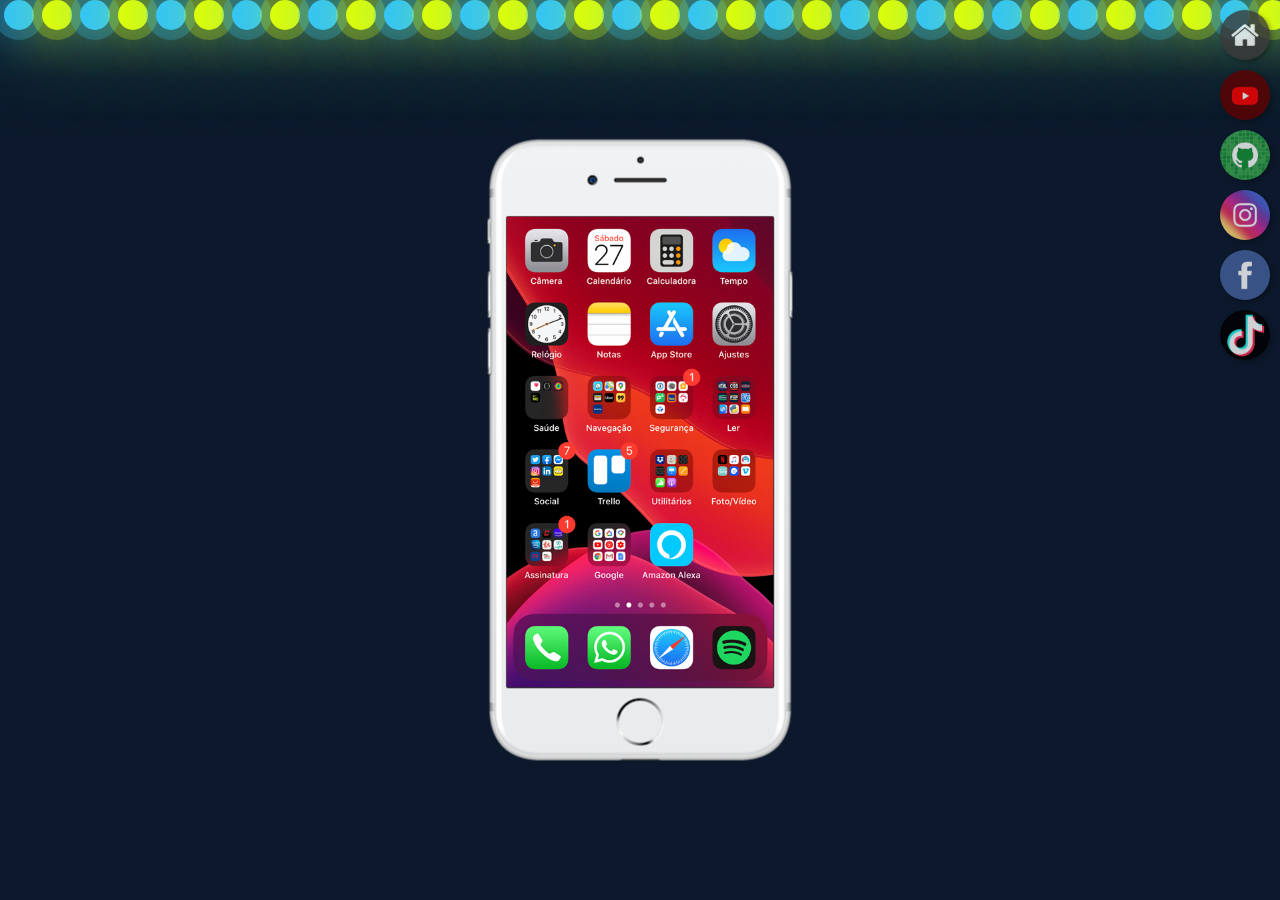
<file: index.html>
<!DOCTYPE html>
<html lang="pt">
<head>
    <meta charset="UTF-8">
    <meta name="viewport" content="width=device-width, initial-scale=1.0">
    <link rel="shortcut icon" href="favicon.ico" type="image/x-icon">
    <link rel="stylesheet" href="estilos/style.css">
    <link rel="stylesheet" href="fundo.css">

    <title>Projeto Redes Sociais</title>
</head>

<body>
    <div class="container">
        <div class="bolhas">
            <span style="--i:11"></span>
            <span style="--i:17"></span>
            <span style="--i:25"></span>
            <span style="--i:14"></span>
            <span style="--i:9"></span>
            <span style="--i:2"></span>
            <span style="--i:28"></span>
            <span style="--i:16"></span>
            <span style="--i:22"></span>
            <span style="--i:4"></span>
            <span style="--i:13"></span>
            <span style="--i:27"></span>
            <span style="--i:17"></span>
            <span style="--i:9"></span>
            <span style="--i:19"></span>
            <span style="--i:15"></span>
            <span style="--i:24"></span>
            <span style="--i:12"></span>
            <span style="--i:11"></span>
            <span style="--i:17"></span>
            <span style="--i:25"></span>
            <span style="--i:14"></span>
            <span style="--i:9"></span>
            <span style="--i:2"></span>
            <span style="--i:28"></span>
            <span style="--i:16"></span>
            <span style="--i:22"></span>
            <span style="--i:4"></span>
            <span style="--i:13"></span>
            <span style="--i:27"></span>
            <span style="--i:17"></span>
            <span style="--i:9"></span>
            <span style="--i:19"></span>
            <span style="--i:15"></span>
            <span style="--i:24"></span>
            <span style="--i:12"></span>
            <span style="--i:11"></span>
            <span style="--i:17"></span>
            <span style="--i:25"></span>
            <span style="--i:14"></span>
            <span style="--i:9"></span>
            <span style="--i:2"></span>
            <span style="--i:28"></span>
            <span style="--i:16"></span>
            <span style="--i:22"></span>
            <span style="--i:4"></span>
            <span style="--i:13"></span>
            <span style="--i:27"></span>
            <span style="--i:17"></span>
            <span style="--i:9"></span>
            <span style="--i:19"></span>
            <span style="--i:15"></span>
            <span style="--i:24"></span>
            <span style="--i:12"></span>
            <span style="--i:11"></span>
            <span style="--i:17"></span>
            <span style="--i:25"></span>
            <span style="--i:14"></span>
            <span style="--i:9"></span>
            <span style="--i:2"></span>
            <span style="--i:28"></span>
            <span style="--i:16"></span>
            <span style="--i:22"></span>
            <span style="--i:4"></span>
            <span style="--i:13"></span>
            <span style="--i:27"></span>
            <span style="--i:17"></span>
            <span style="--i:9"></span>
            <span style="--i:19"></span>
            <span style="--i:15"></span>
            <span style="--i:24"></span>
            <span style="--i:12"></span>

        </div>


    <main>
        <section id="telemovel">
            <iframe src="home.html" name="tela" id="tela" 
            frameborder="0">
            Seu navegador não é compatível com isso.
        </iframe>
        

        </section>

        <section id="redes-sociais">
            <a href="home.html" target="tela"><img src="imagens/logo-home.jpg" alt="Home"></a>
            <a href="youtube.html" target="tela"><img src="imagens/logo-youtube.jpg" alt="Youtube"></a>
            <a href="github.html" target="tela"><img src="imagens/logo-github.jpg" alt="Github"></a>
            <a href="instagram.html" target="tela"><img src="imagens/logo-instagram.jpg" alt="Instagram"><a>
            <a href="facebook.html" target="tela"><img src="imagens/logo-facebook.jpg" alt="Facebook"></a>
            <a href="tiktok.html" target="tela"><img src="imagens/logo-tiktok.jpg" alt="Tiktok"></a>


        </section>
    </main>
    
</body>
</html>
</file>
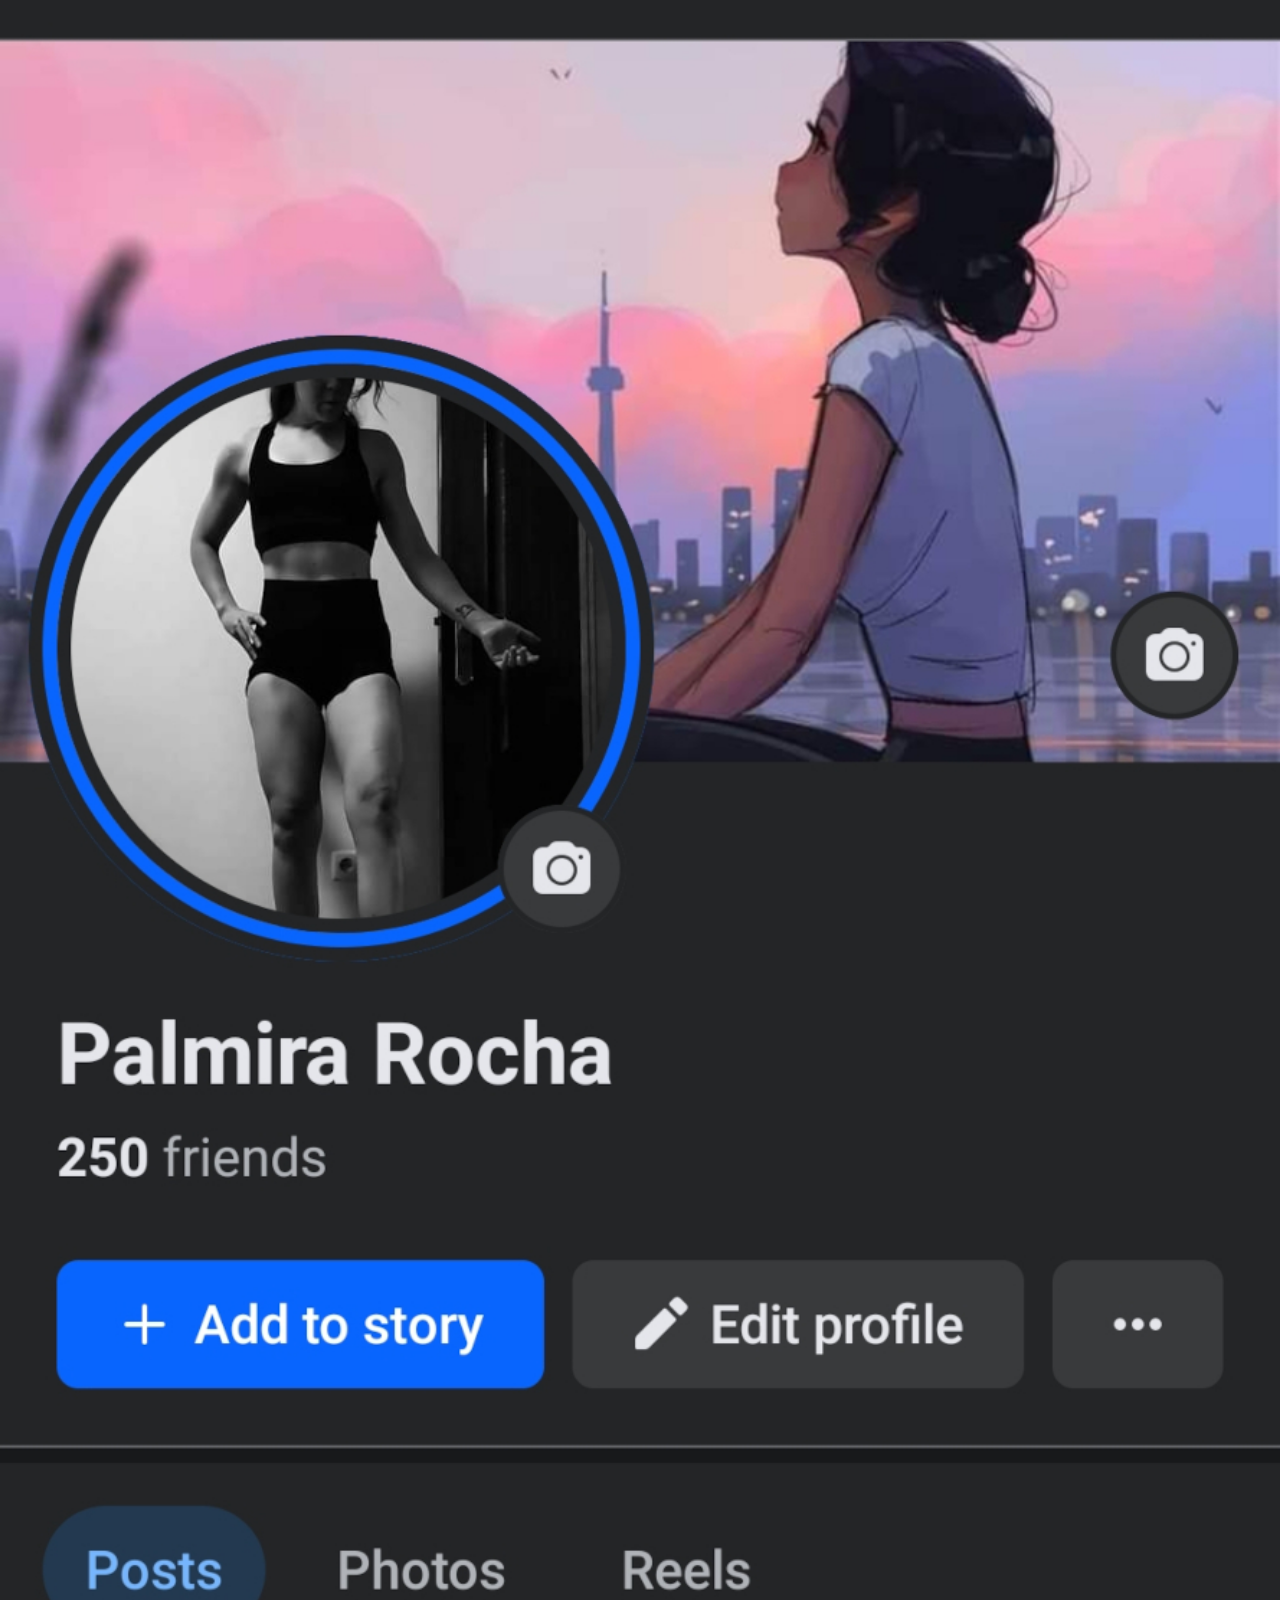
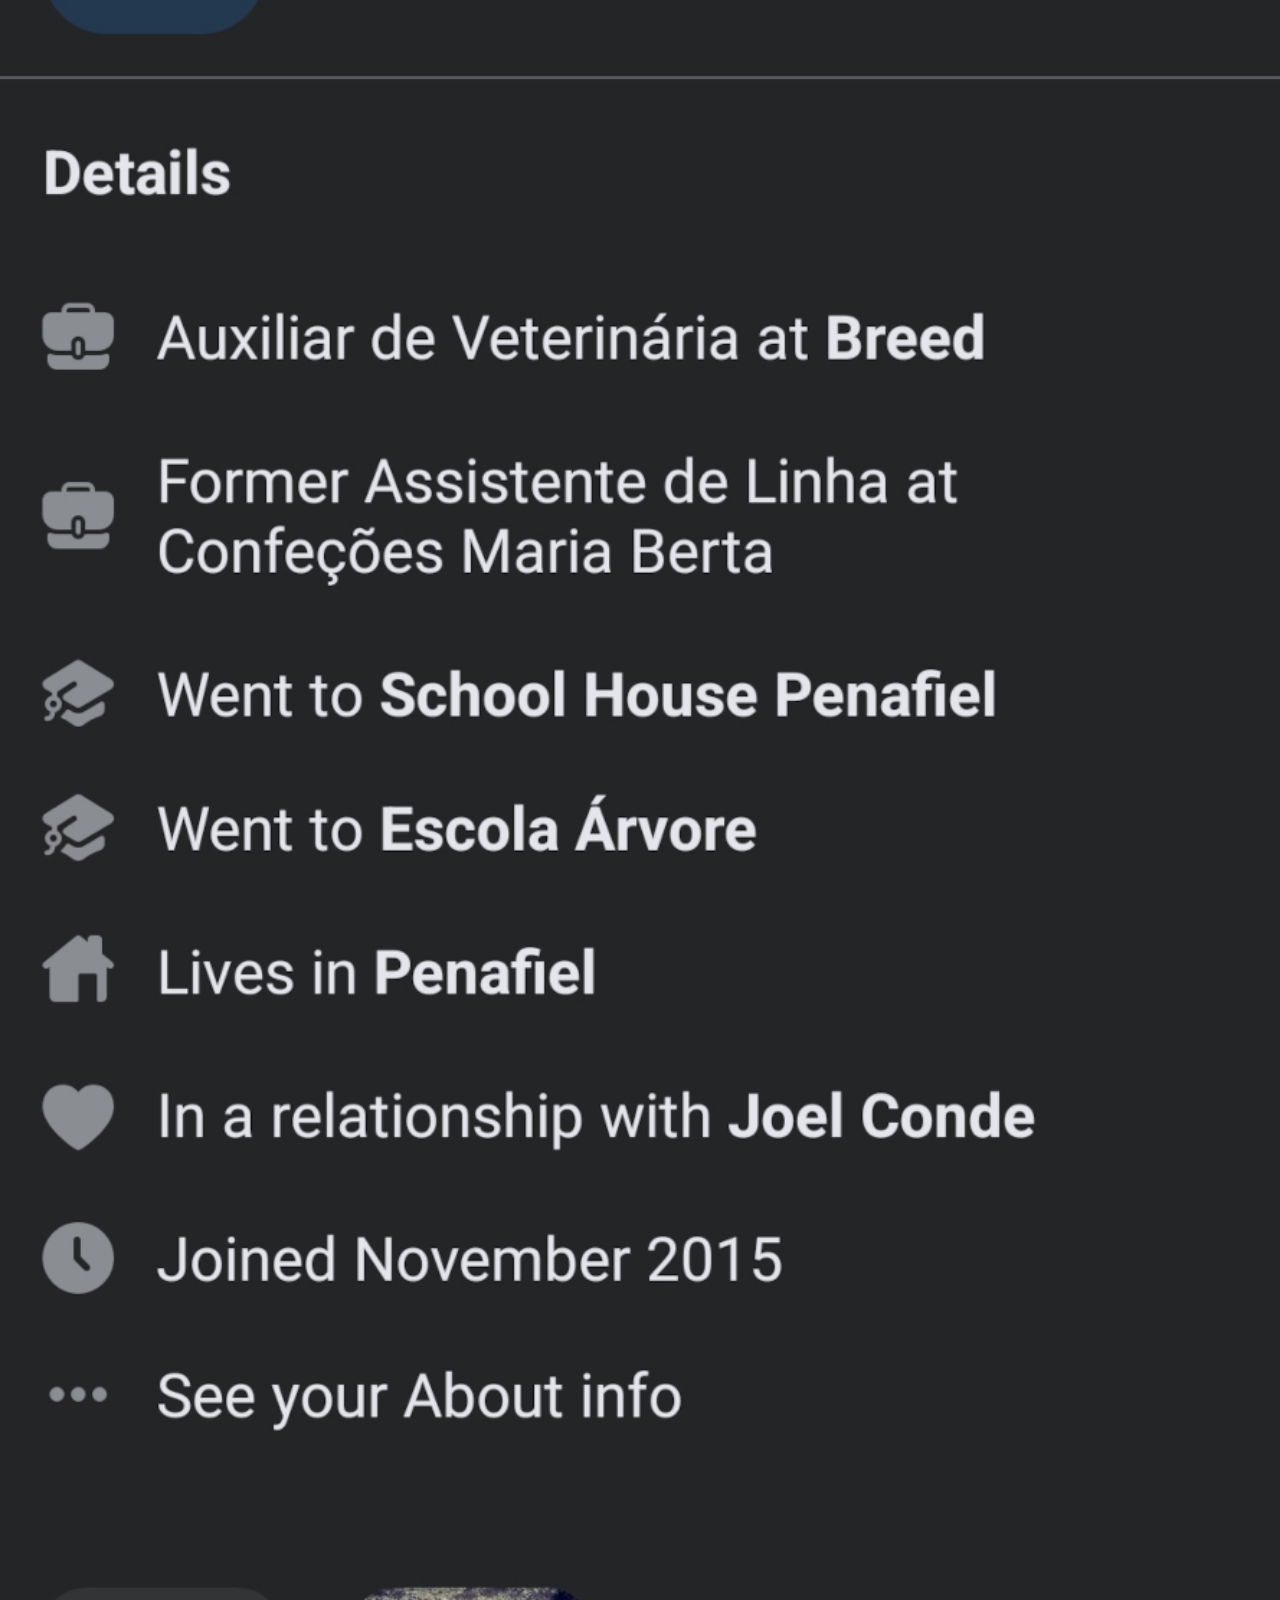
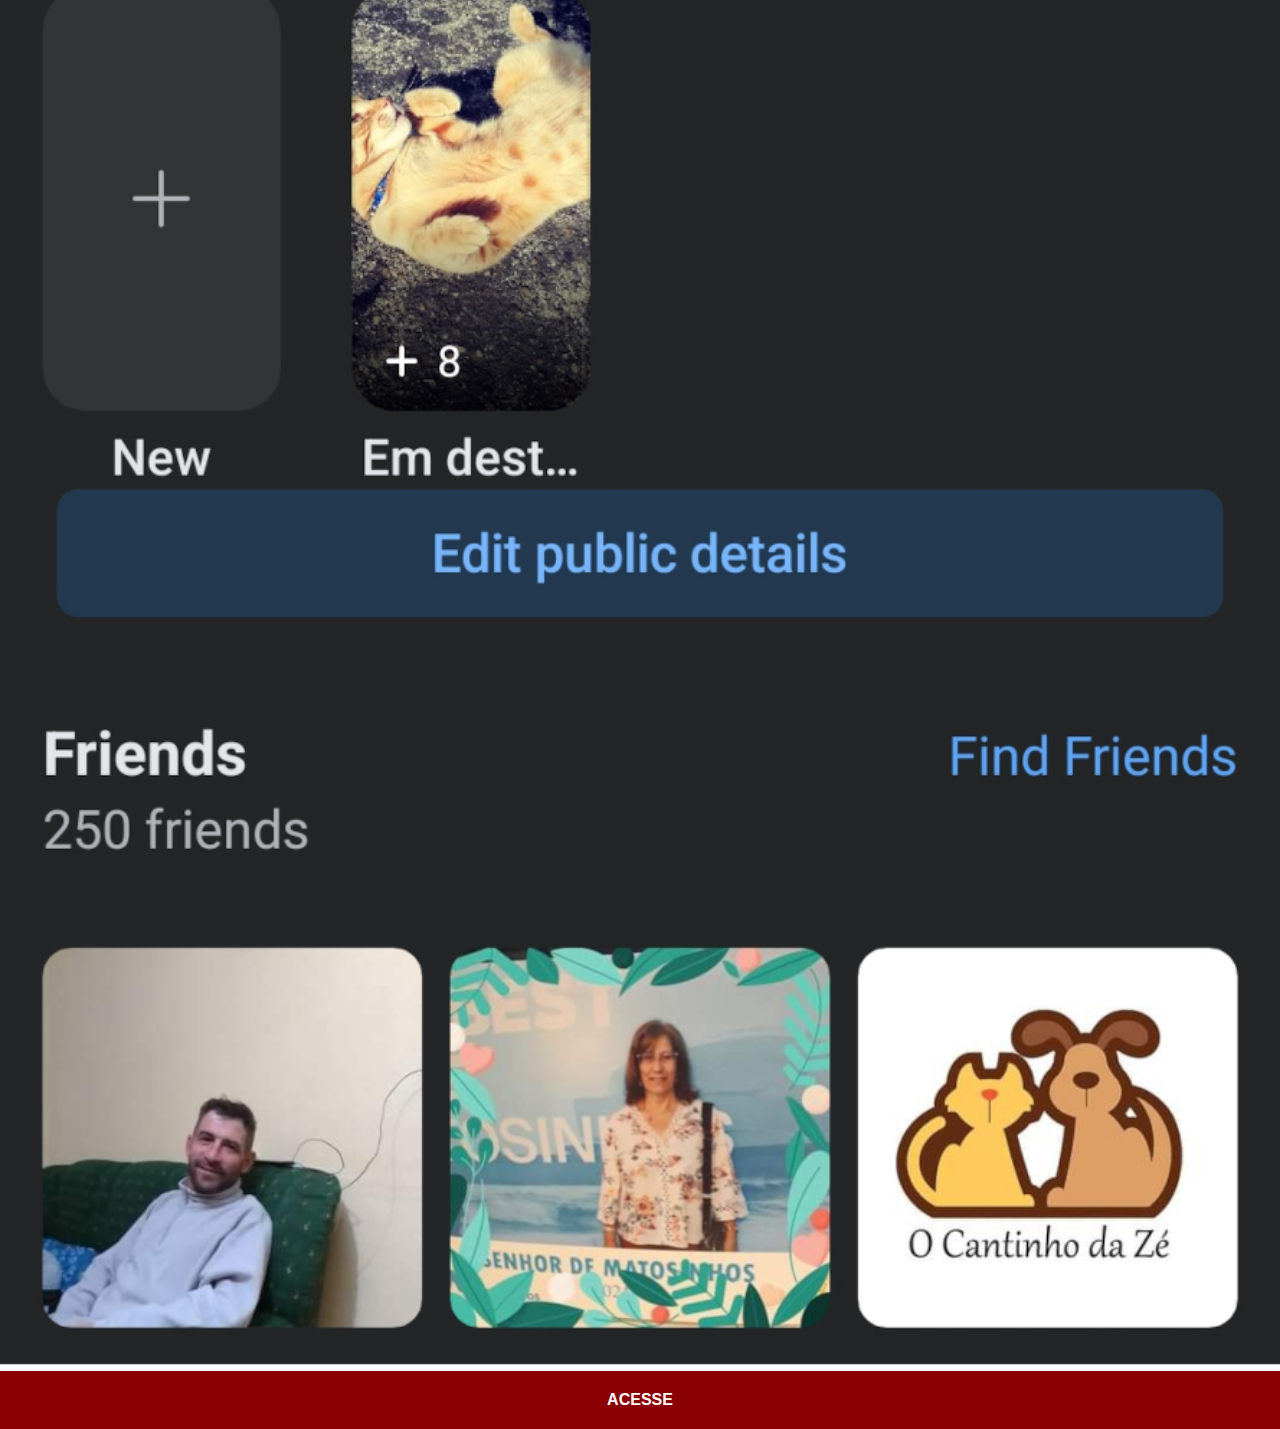
<file: facebook.html>
<!DOCTYPE html>
<html lang="pt">
<head>
    <meta charset="UTF-8">
    <meta name="viewport" content="width=device-width, initial-scale=1.0">
    <title>Facebook</title>
    <link rel="stylesheet" href="estilos/social.css">
</head>
<body>
    <img src="imagens/mira2-facebook.jpg" alt="Facebook">
    <a href="https://www.facebook.com/profile.php?id=100010693088325" target="_blank"> ACESSE</a>
</body>
</html>
</file>
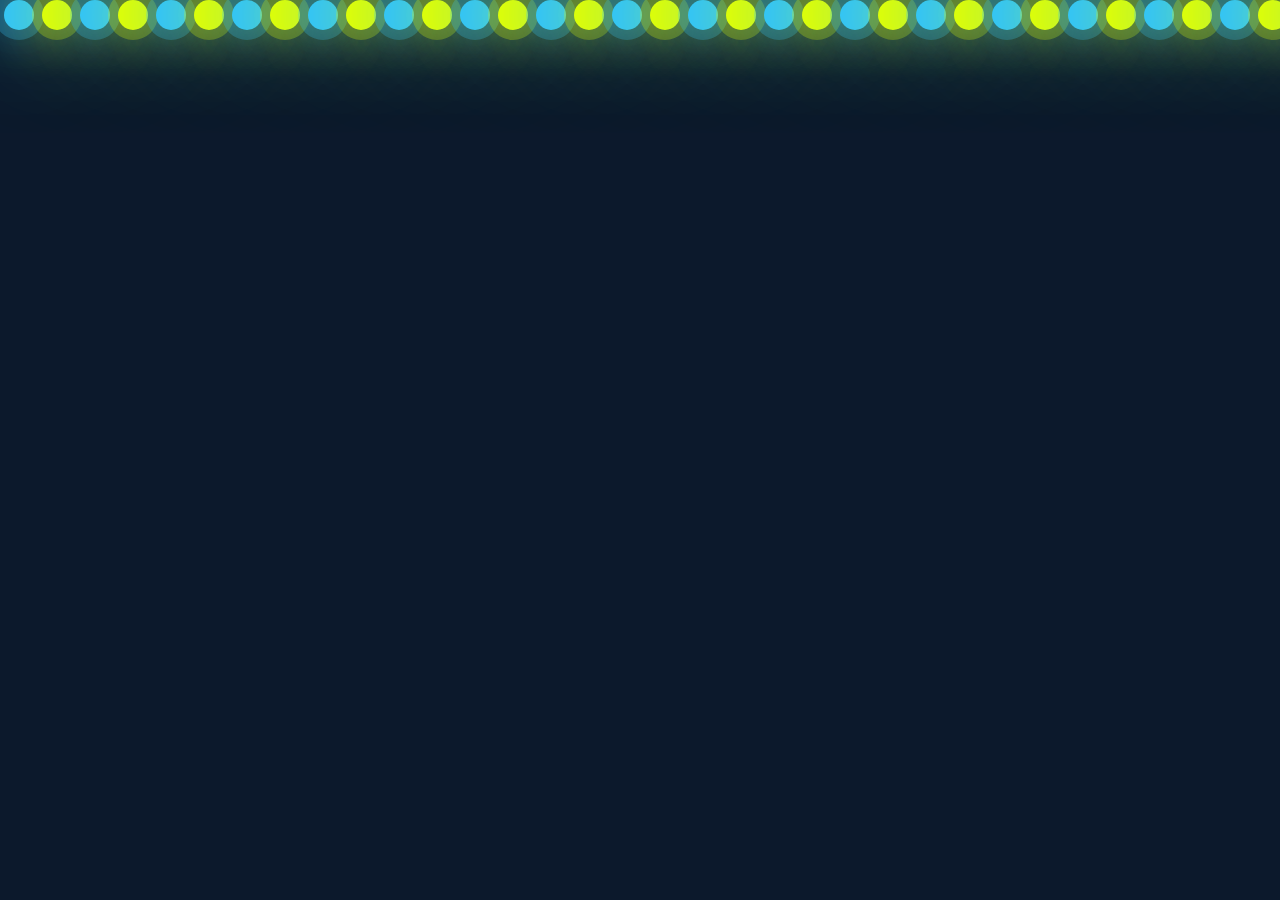
<file: fundo.html>
<!DOCTYPE html>
<html lang="pt">
<head>
    <meta charset="UTF-8">
    <meta name="viewport" content="width=device-width, initial-scale=1.0">
    <title>Home</title>
<link rel="stylesheet" type="text/css" href="fundo.css">

</head>
<body>
    <div class="container">
        <div class="bolhas">
            <span style="--i:11"></span>
            <span style="--i:17"></span>
            <span style="--i:25"></span>
            <span style="--i:14"></span>
            <span style="--i:9"></span>
            <span style="--i:2"></span>
            <span style="--i:28"></span>
            <span style="--i:16"></span>
            <span style="--i:22"></span>
            <span style="--i:4"></span>
            <span style="--i:13"></span>
            <span style="--i:27"></span>
            <span style="--i:17"></span>
            <span style="--i:9"></span>
            <span style="--i:19"></span>
            <span style="--i:15"></span>
            <span style="--i:24"></span>
            <span style="--i:12"></span>
            <span style="--i:11"></span>
            <span style="--i:17"></span>
            <span style="--i:25"></span>
            <span style="--i:14"></span>
            <span style="--i:9"></span>
            <span style="--i:2"></span>
            <span style="--i:28"></span>
            <span style="--i:16"></span>
            <span style="--i:22"></span>
            <span style="--i:4"></span>
            <span style="--i:13"></span>
            <span style="--i:27"></span>
            <span style="--i:17"></span>
            <span style="--i:9"></span>
            <span style="--i:19"></span>
            <span style="--i:15"></span>
            <span style="--i:24"></span>
            <span style="--i:12"></span>

        </div>

    </div>
</body>
</html>
</file>
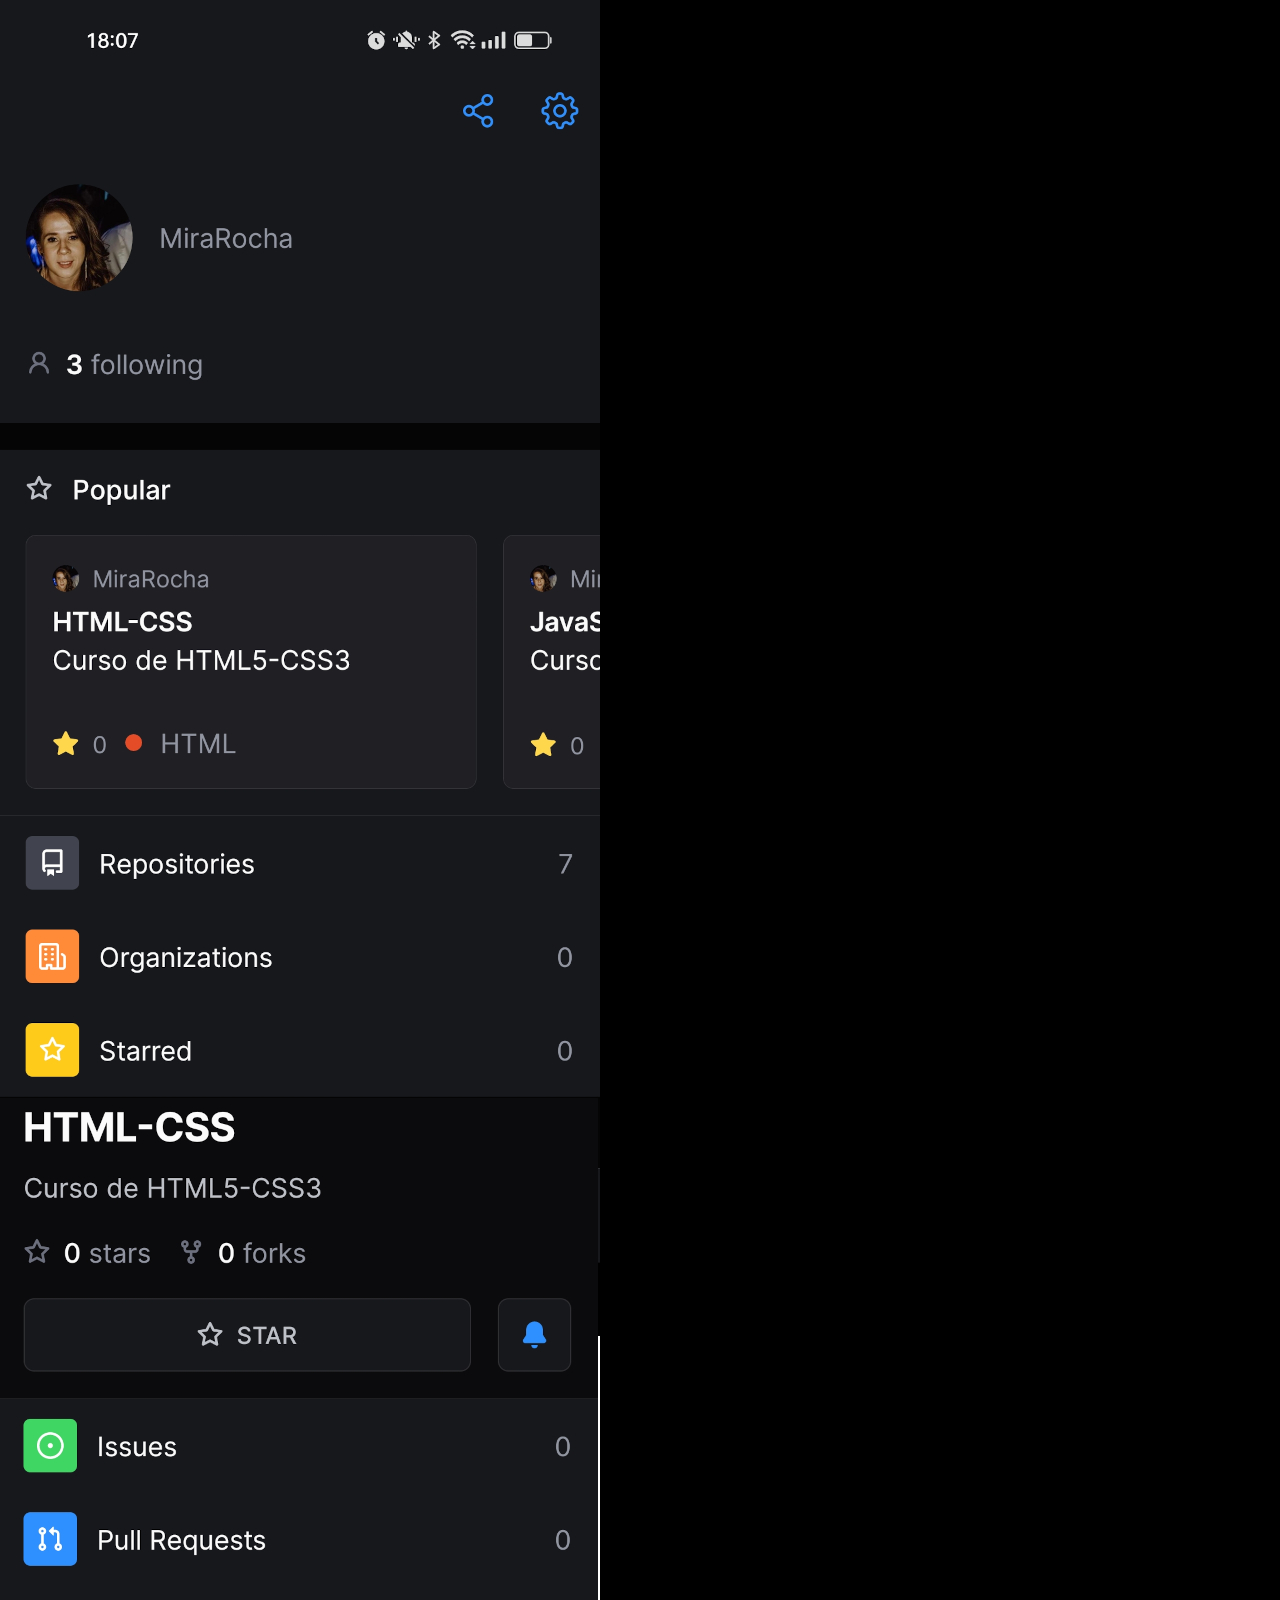
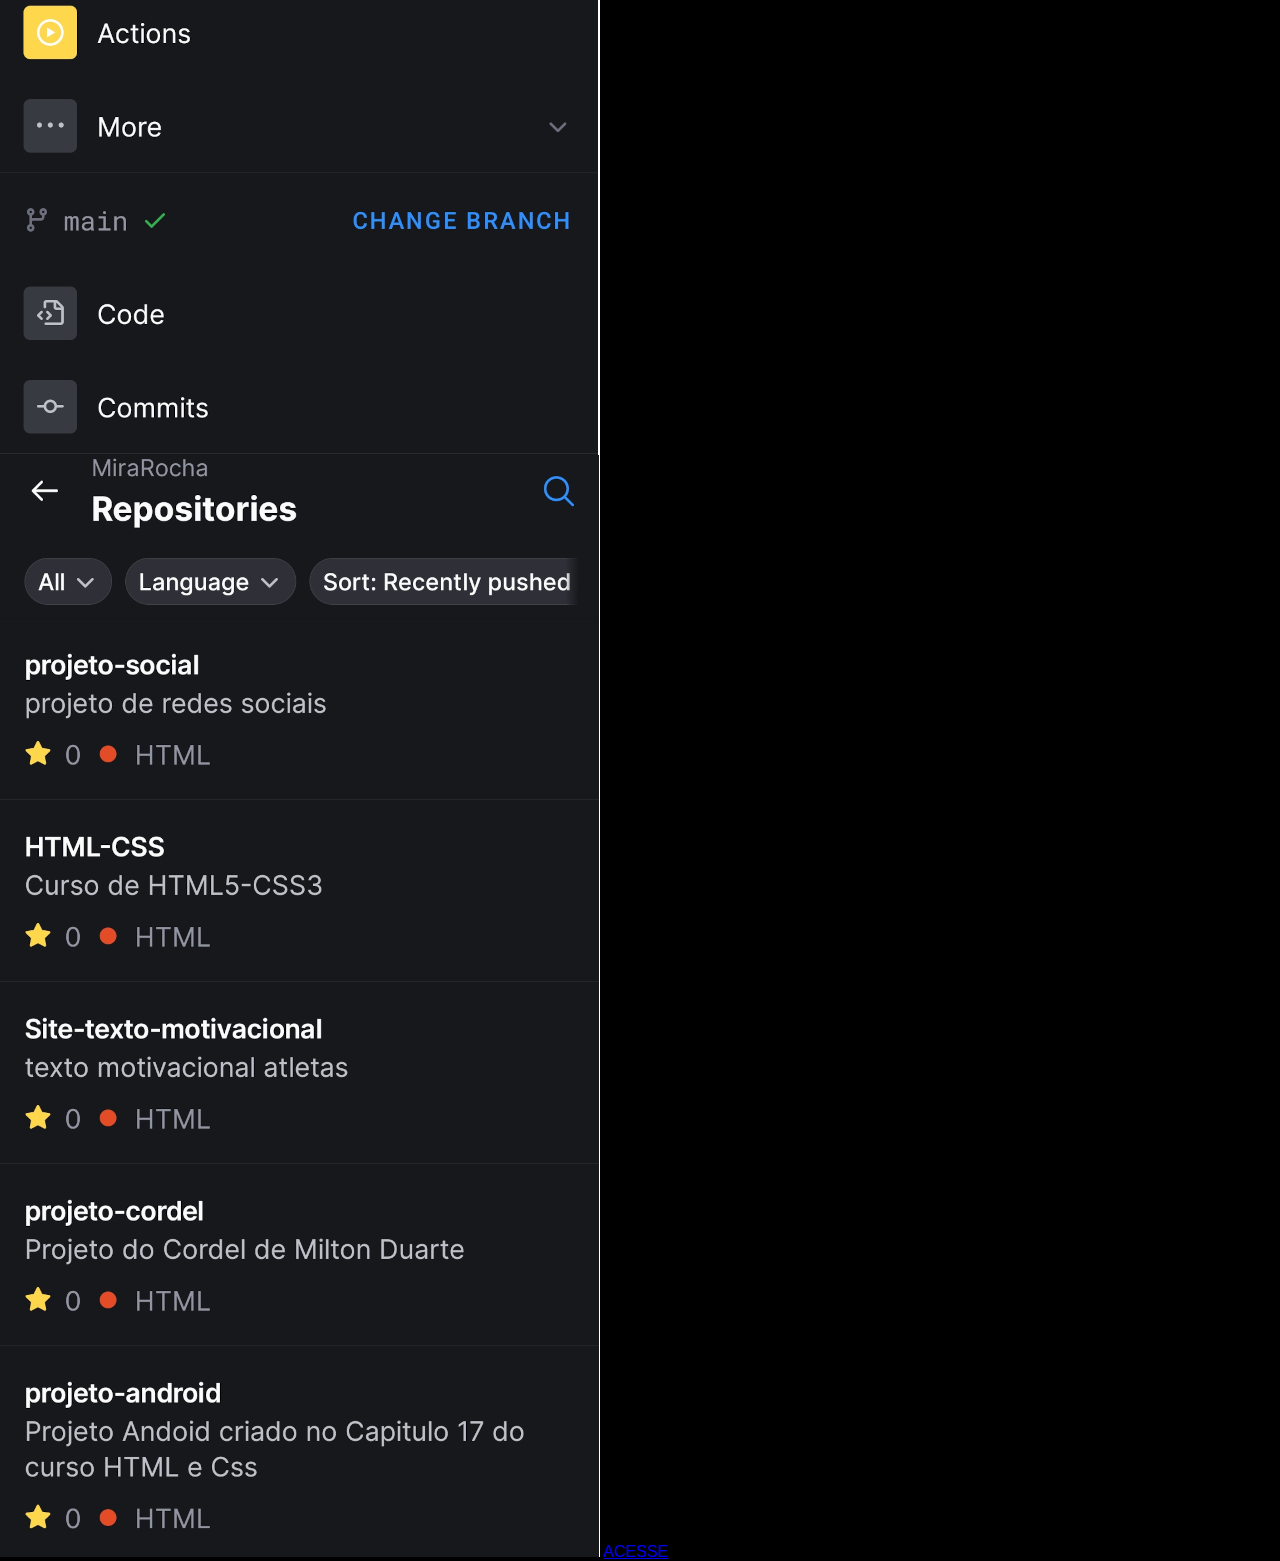
<file: github.html>
<!DOCTYPE html>
<html lang="pt">
<head>
    <meta charset="UTF-8">
    <meta name="viewport" content="width=device-width, initial-scale=1.0">
    <title>Github</title>
    <link rel="stylesheet" href="estilos/style.css">
</head>
<body>
    <img src="imagens/mira-github.jpg" alt="Github">
    <a href="https://github.com/MiraRocha" target="_blank">ACESSE</a>
</body>
</html>
</file>
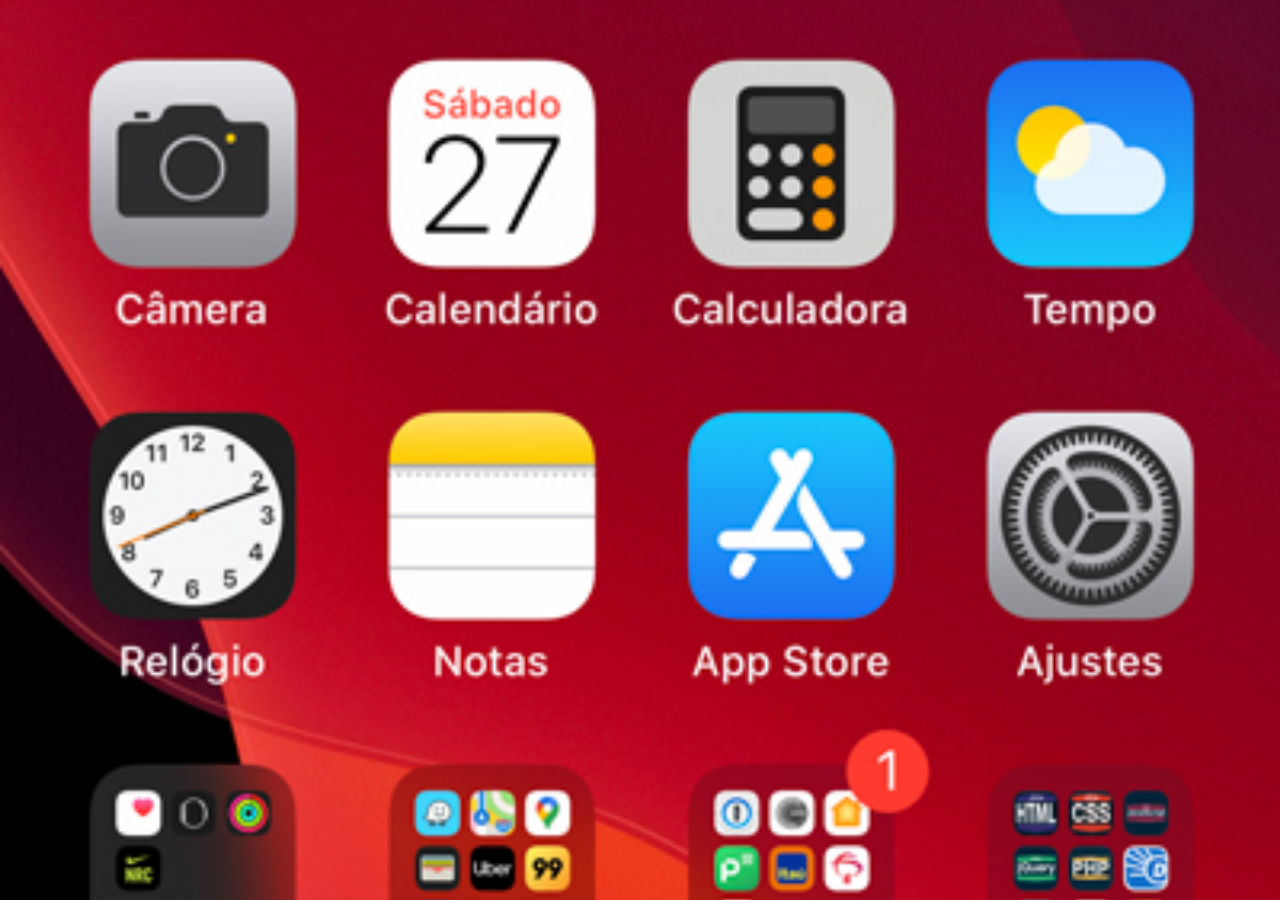
<file: home.html>
<!DOCTYPE html>
<html lang="pt">
<head>
    <meta charset="UTF-8">
    <meta name="viewport" content="width=device-width, initial-scale=1.0">
    <title>Home</title>

</head>
<style>
    * {
        margin: 0px;
        padding: 0px;
    }
    body {
        width: 100vw;
        height: 100vh;
        background: black url(imagens/tela-home.jpg) no-repeat top center;
        background-size: cover;
    }
    
</style>
<body>
    
</body>

</html>
</file>
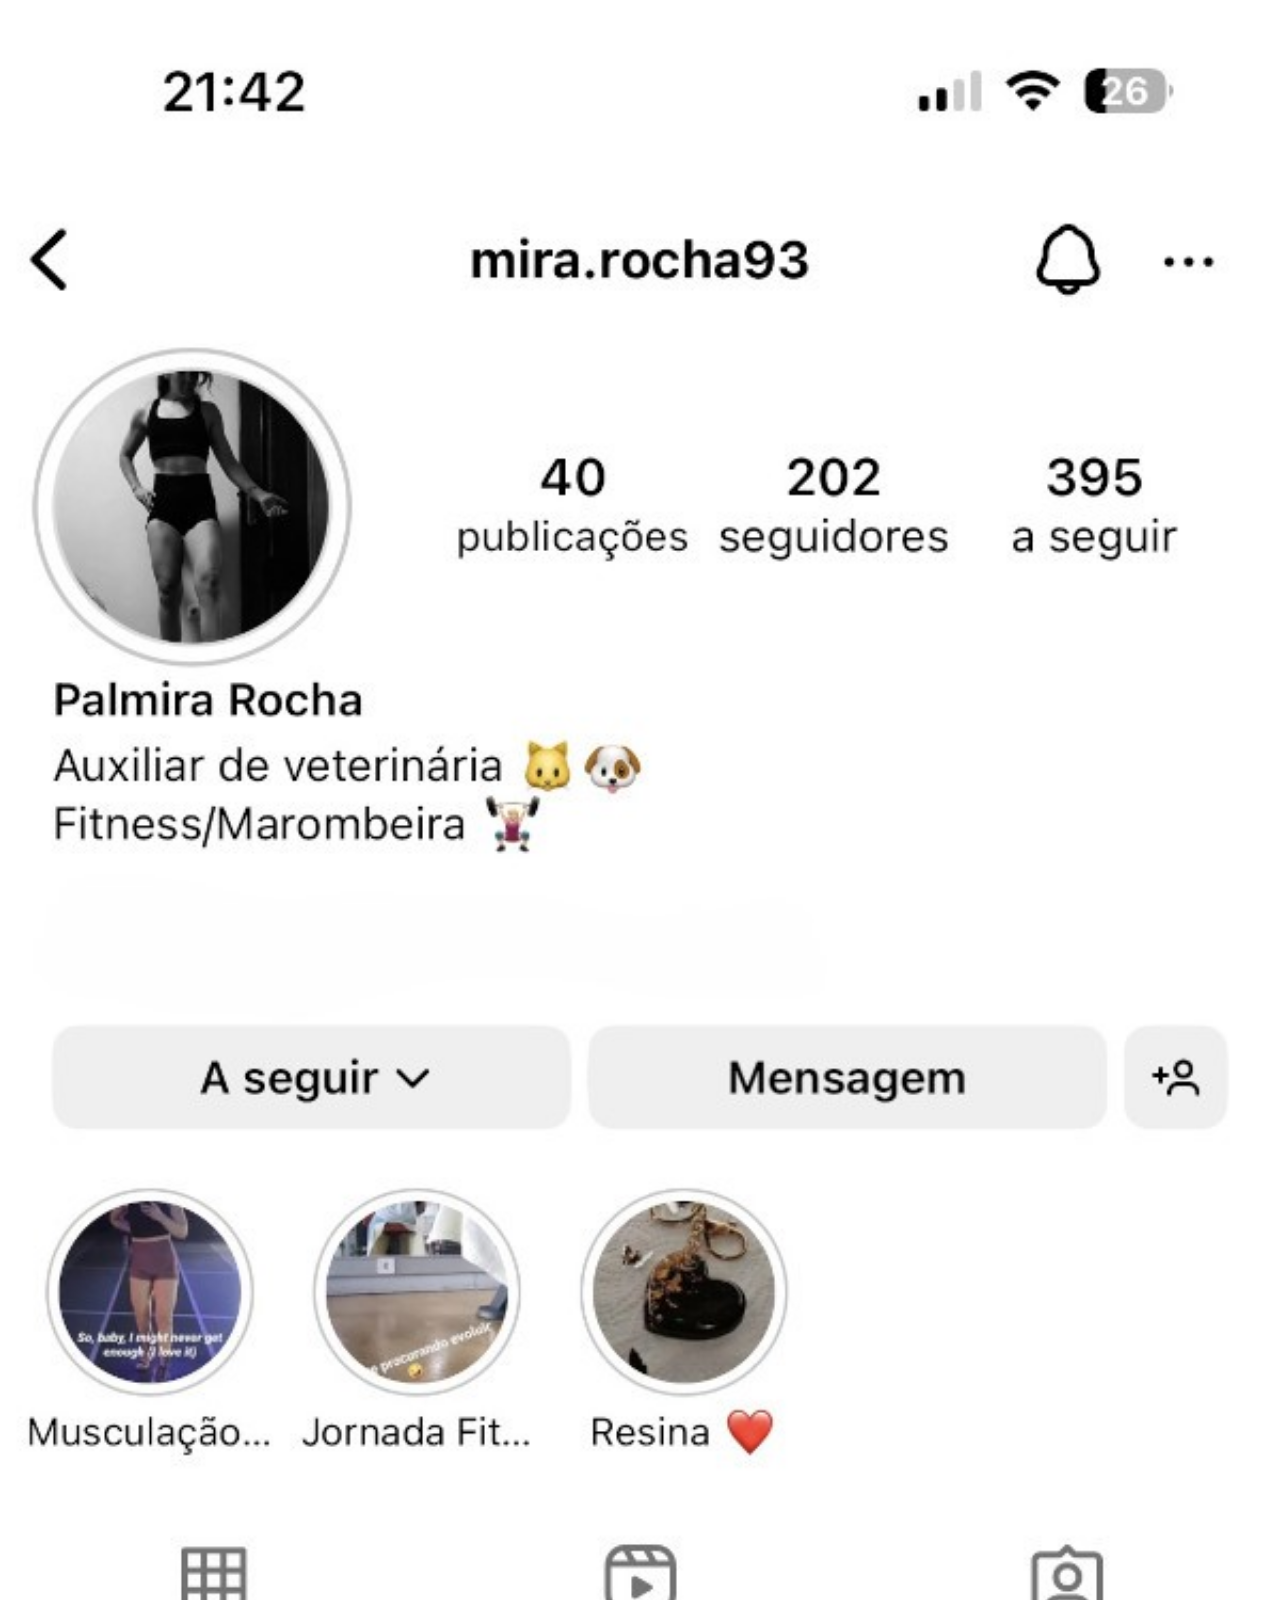
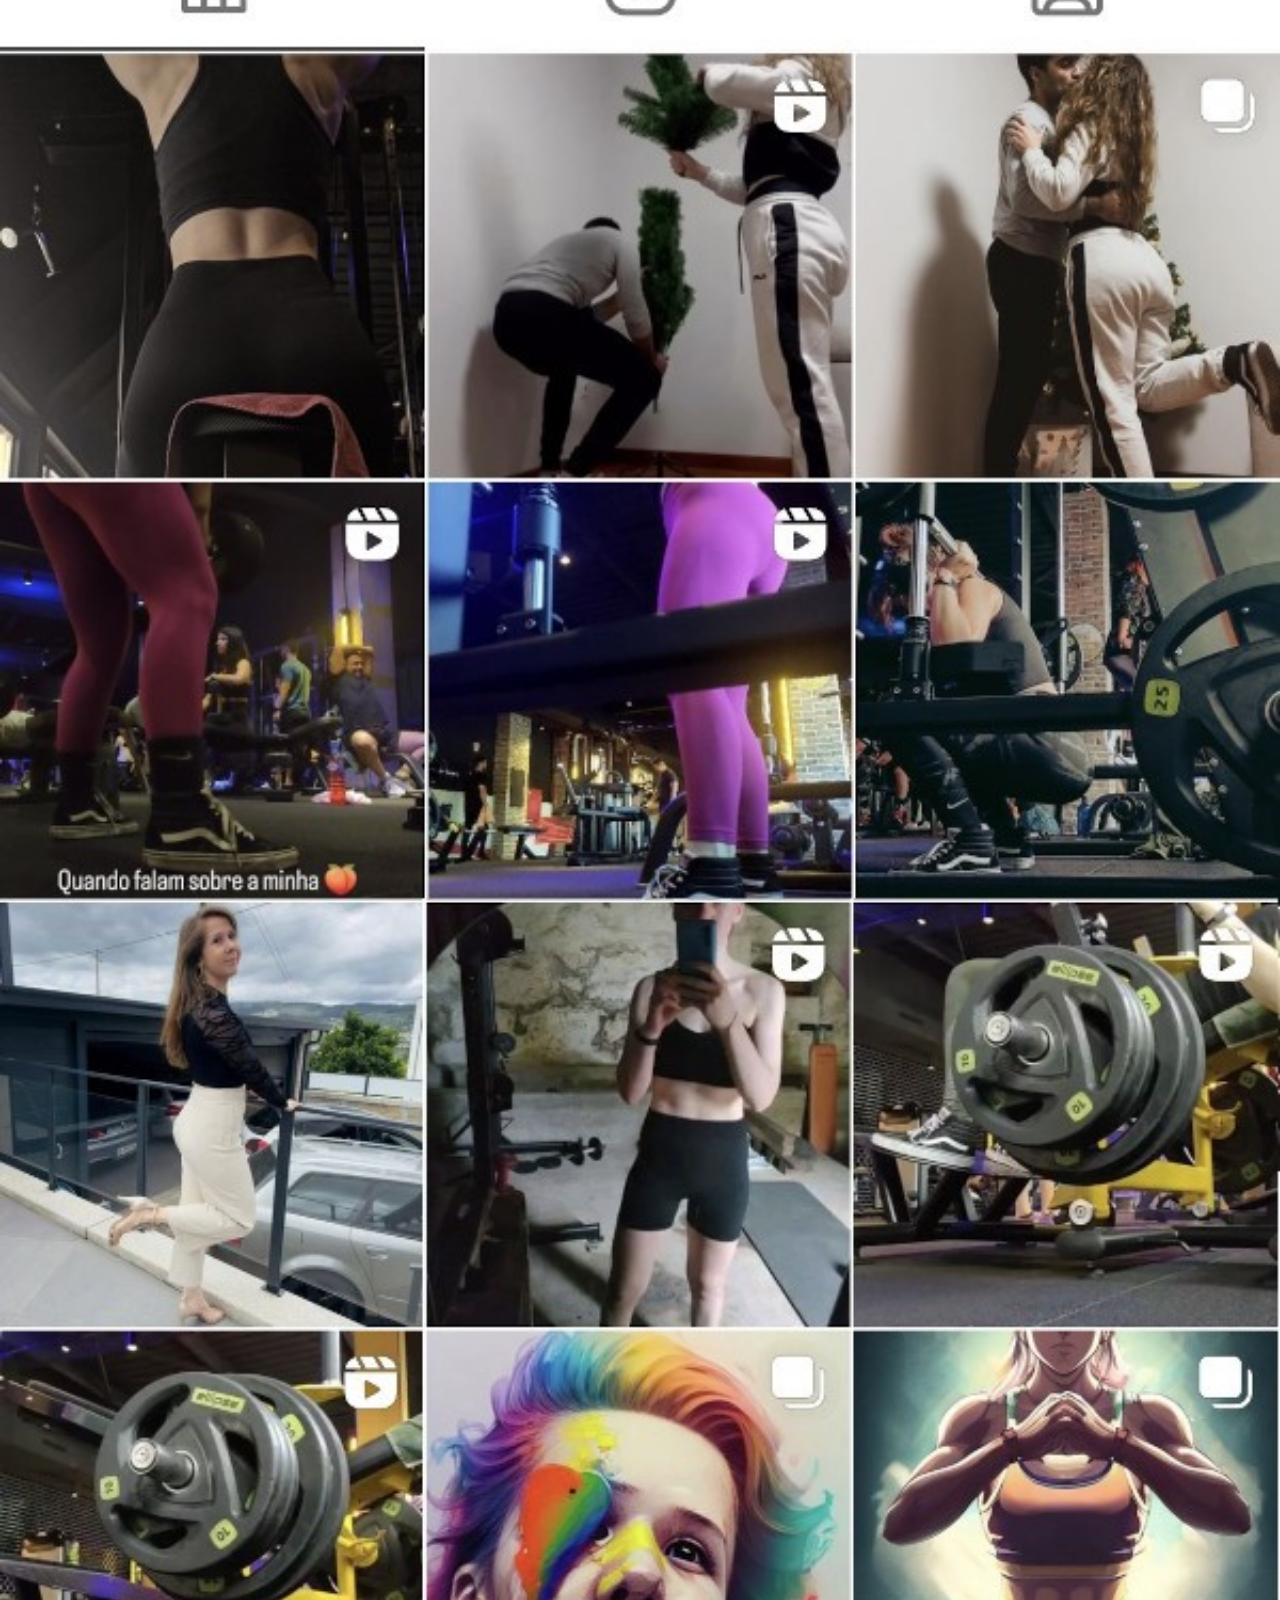
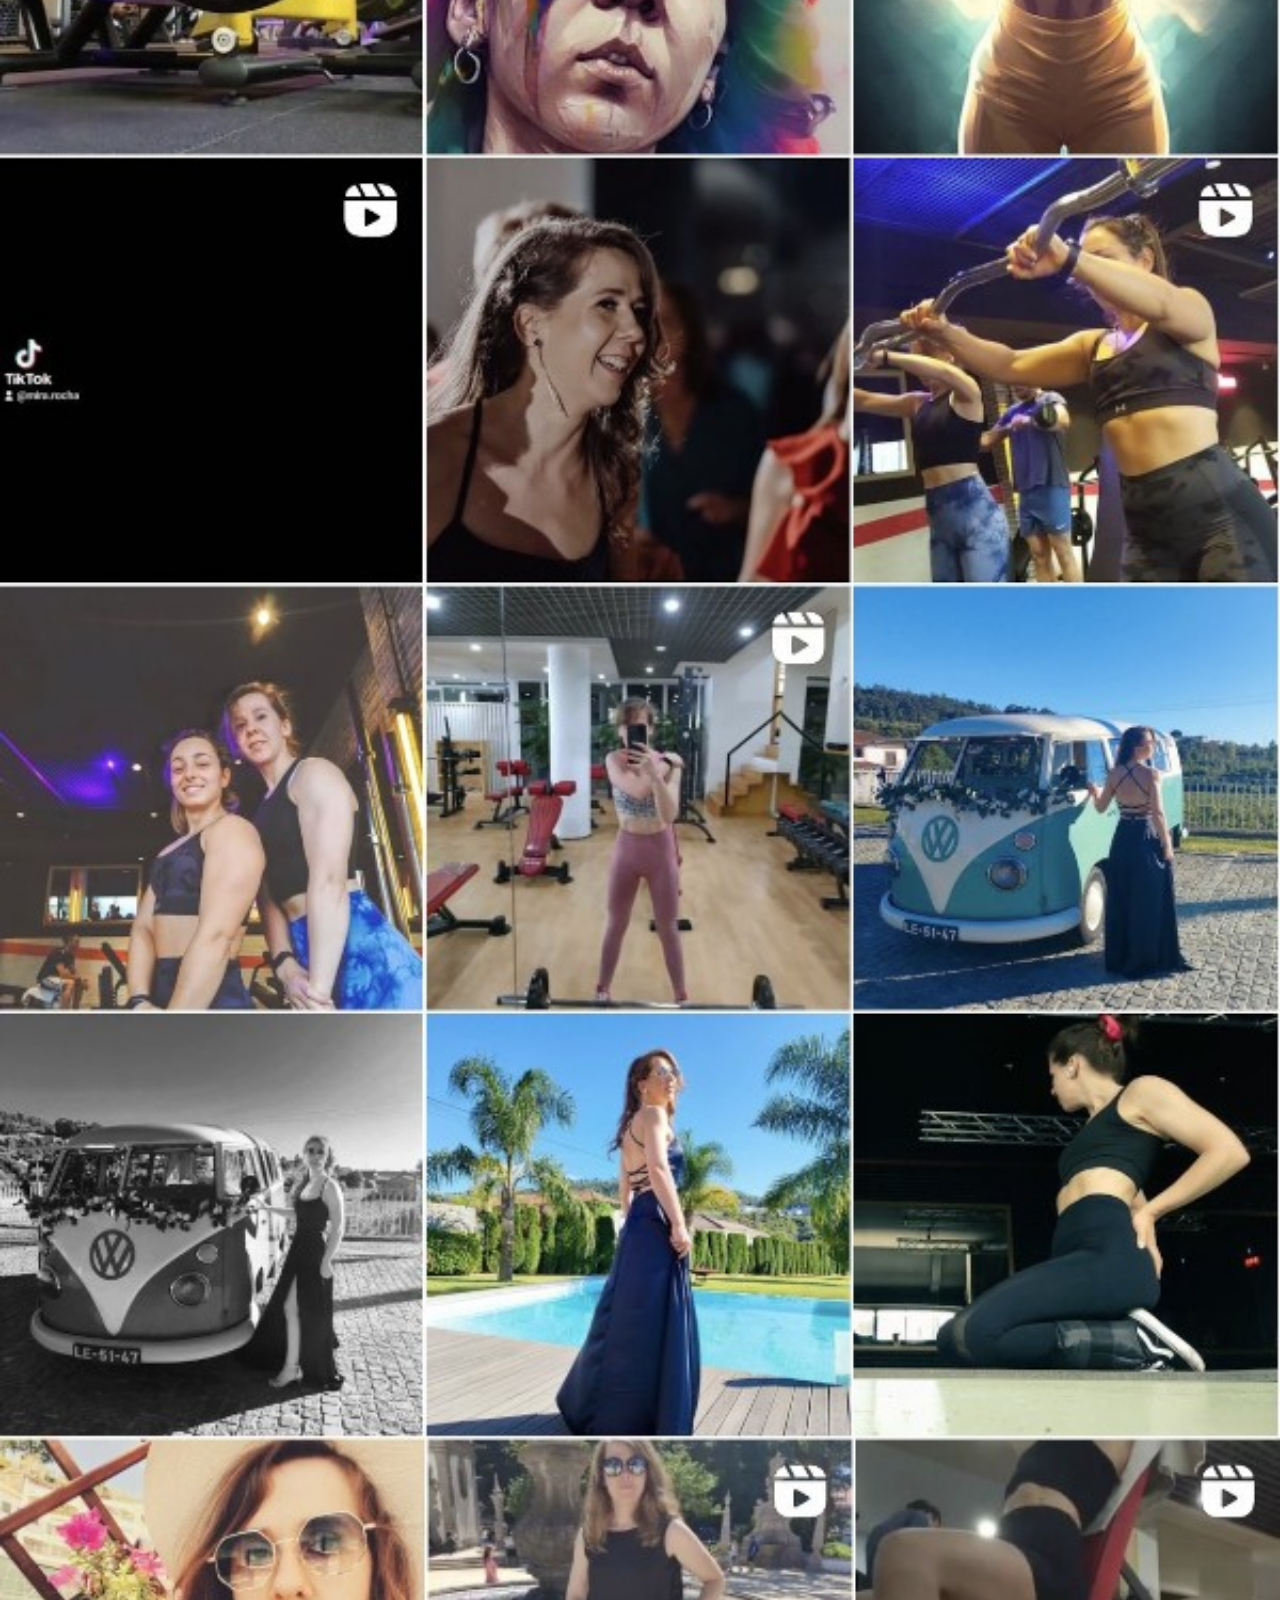
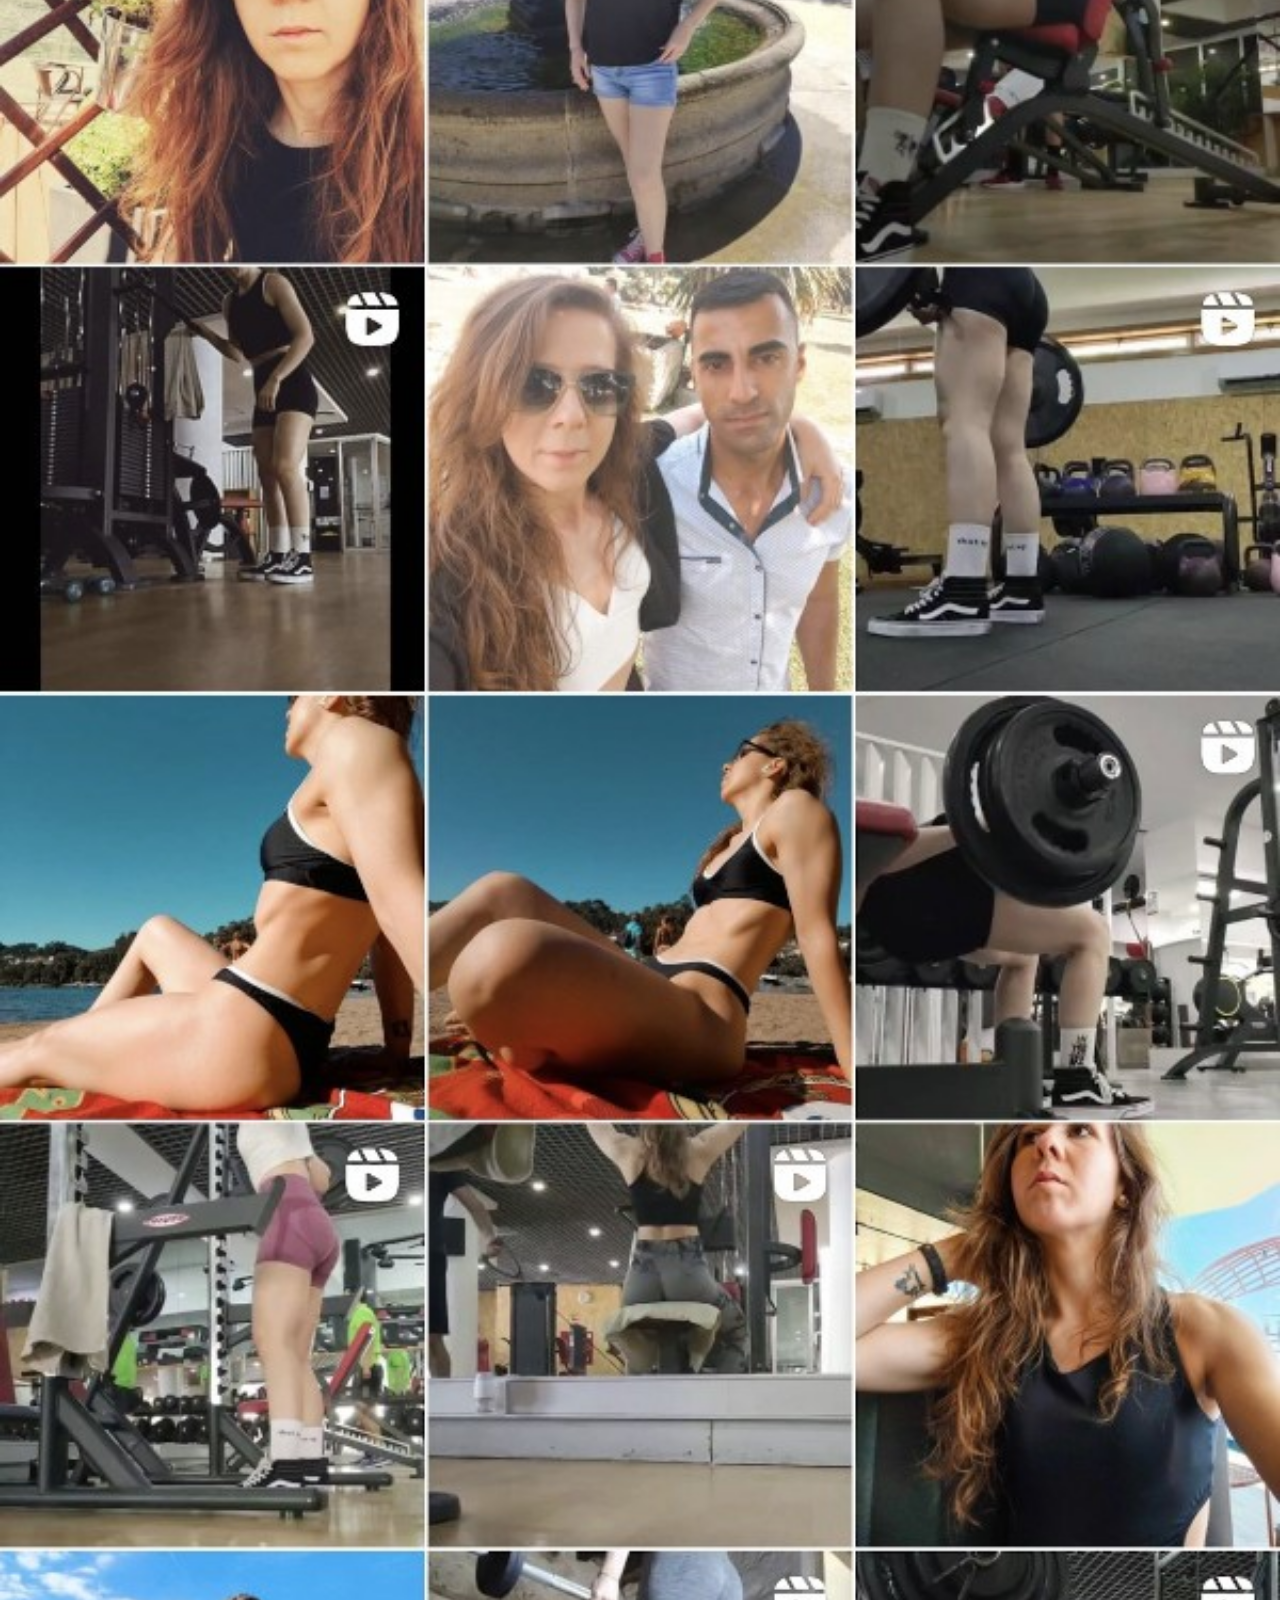
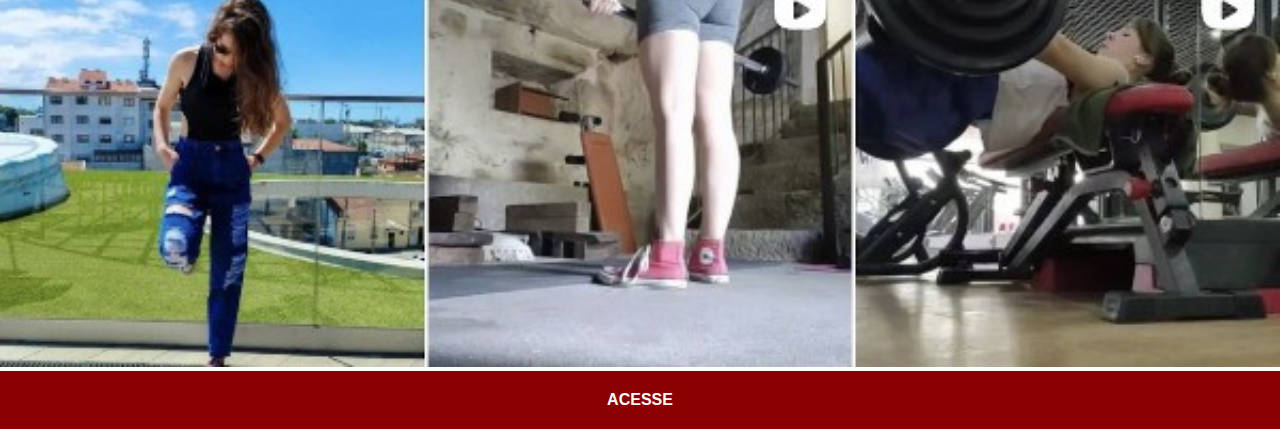
<file: instagram.html>
<!DOCTYPE html>
<html lang="pt">
<head>
    <meta charset="UTF-8">
    <meta name="viewport" content="width=device-width, initial-scale=1.0">
    <title>Instagram</title>
    <link rel="stylesheet" href="estilos/social.css">
</head>
<body>
    <img src="imagens/mira-instagram.jpg" alt="Instagram">
    <a href="https://www.instagram.com/mira.rocha93/" target="_blank"> ACESSE</a>
</body>
</html>
</file>
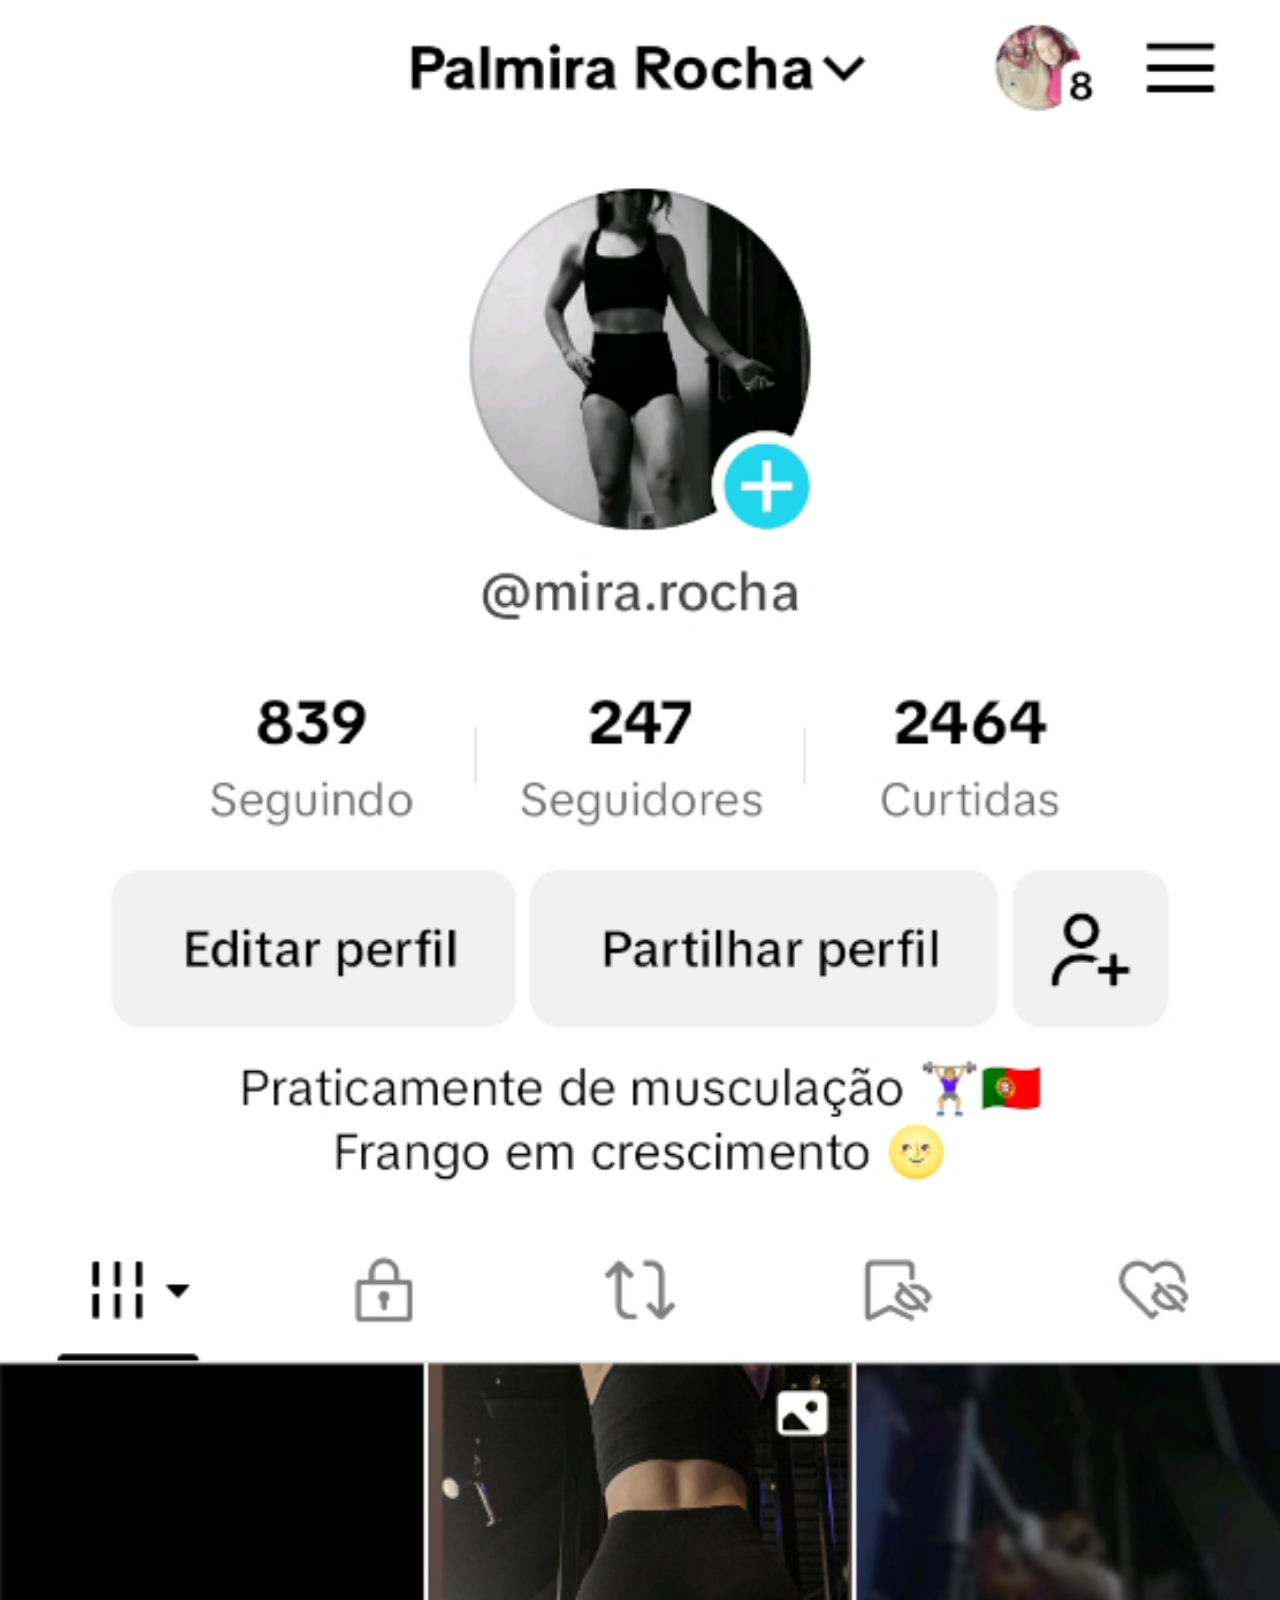
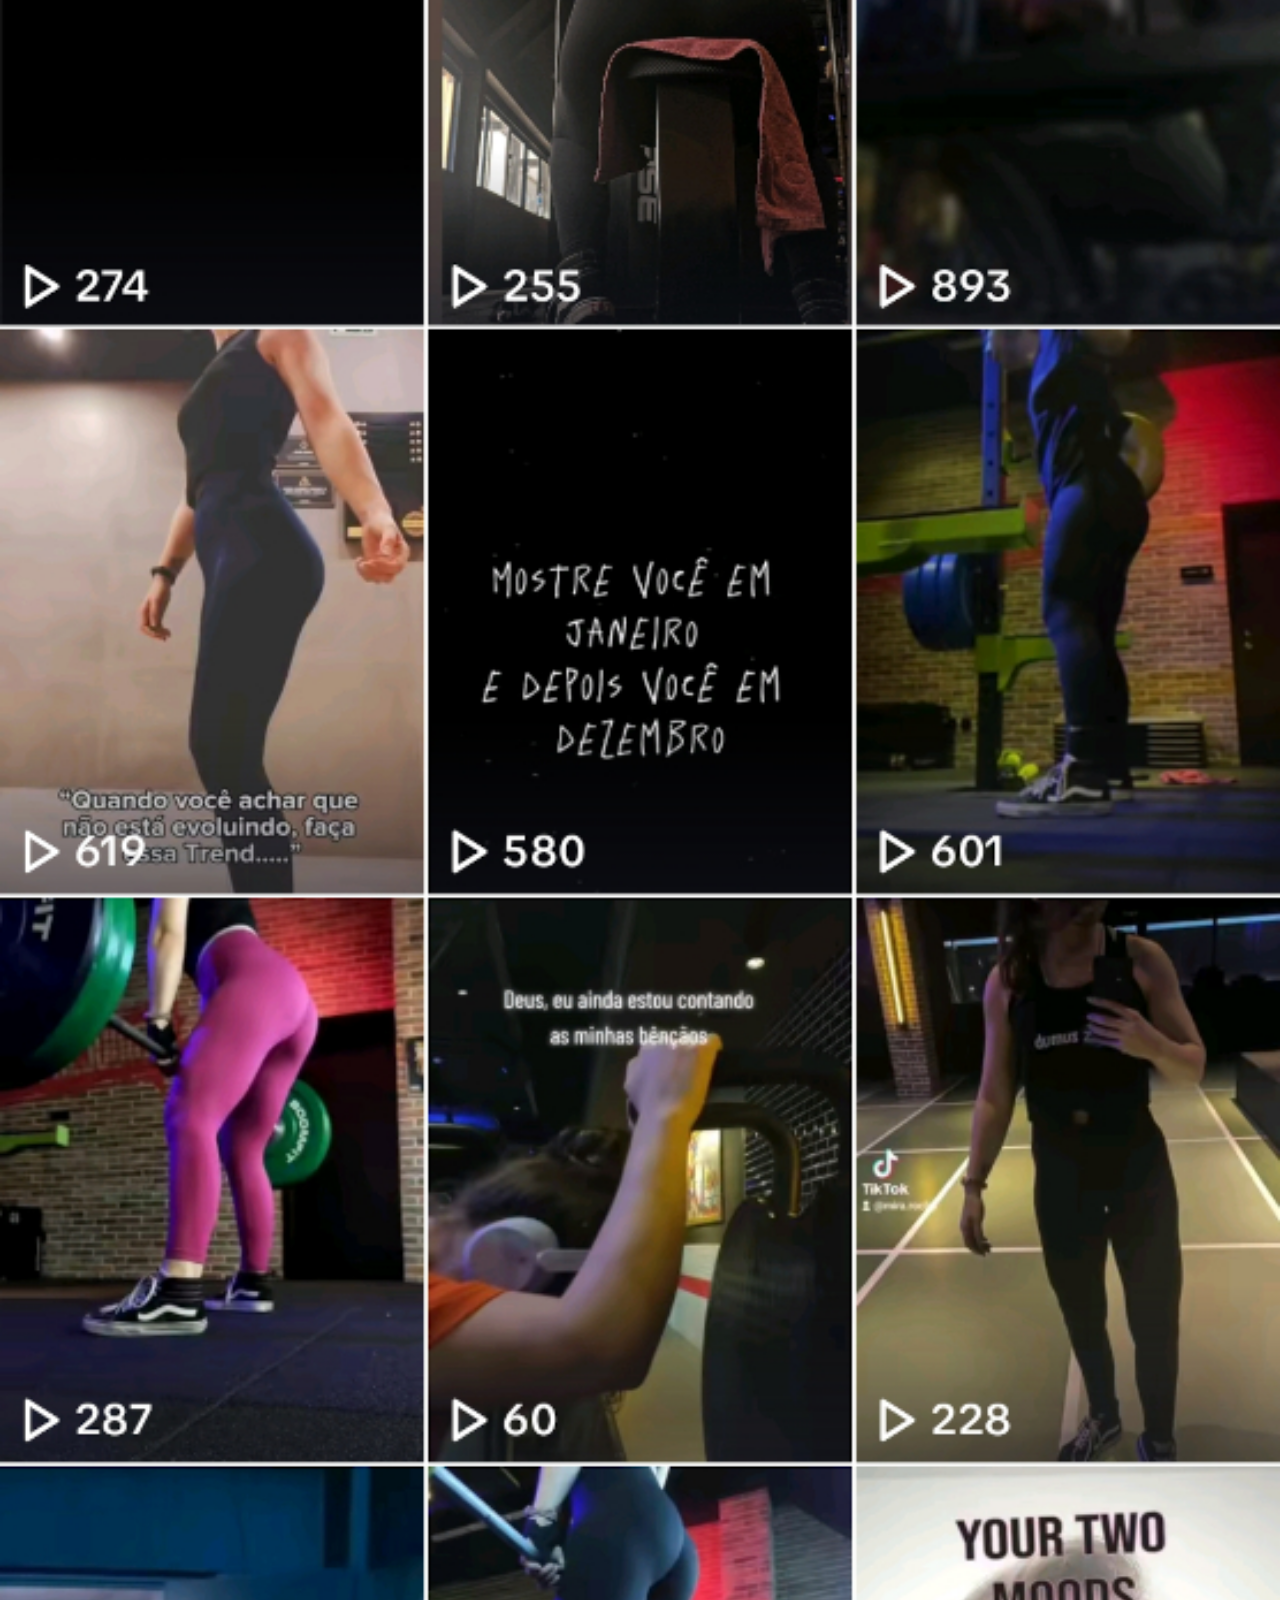
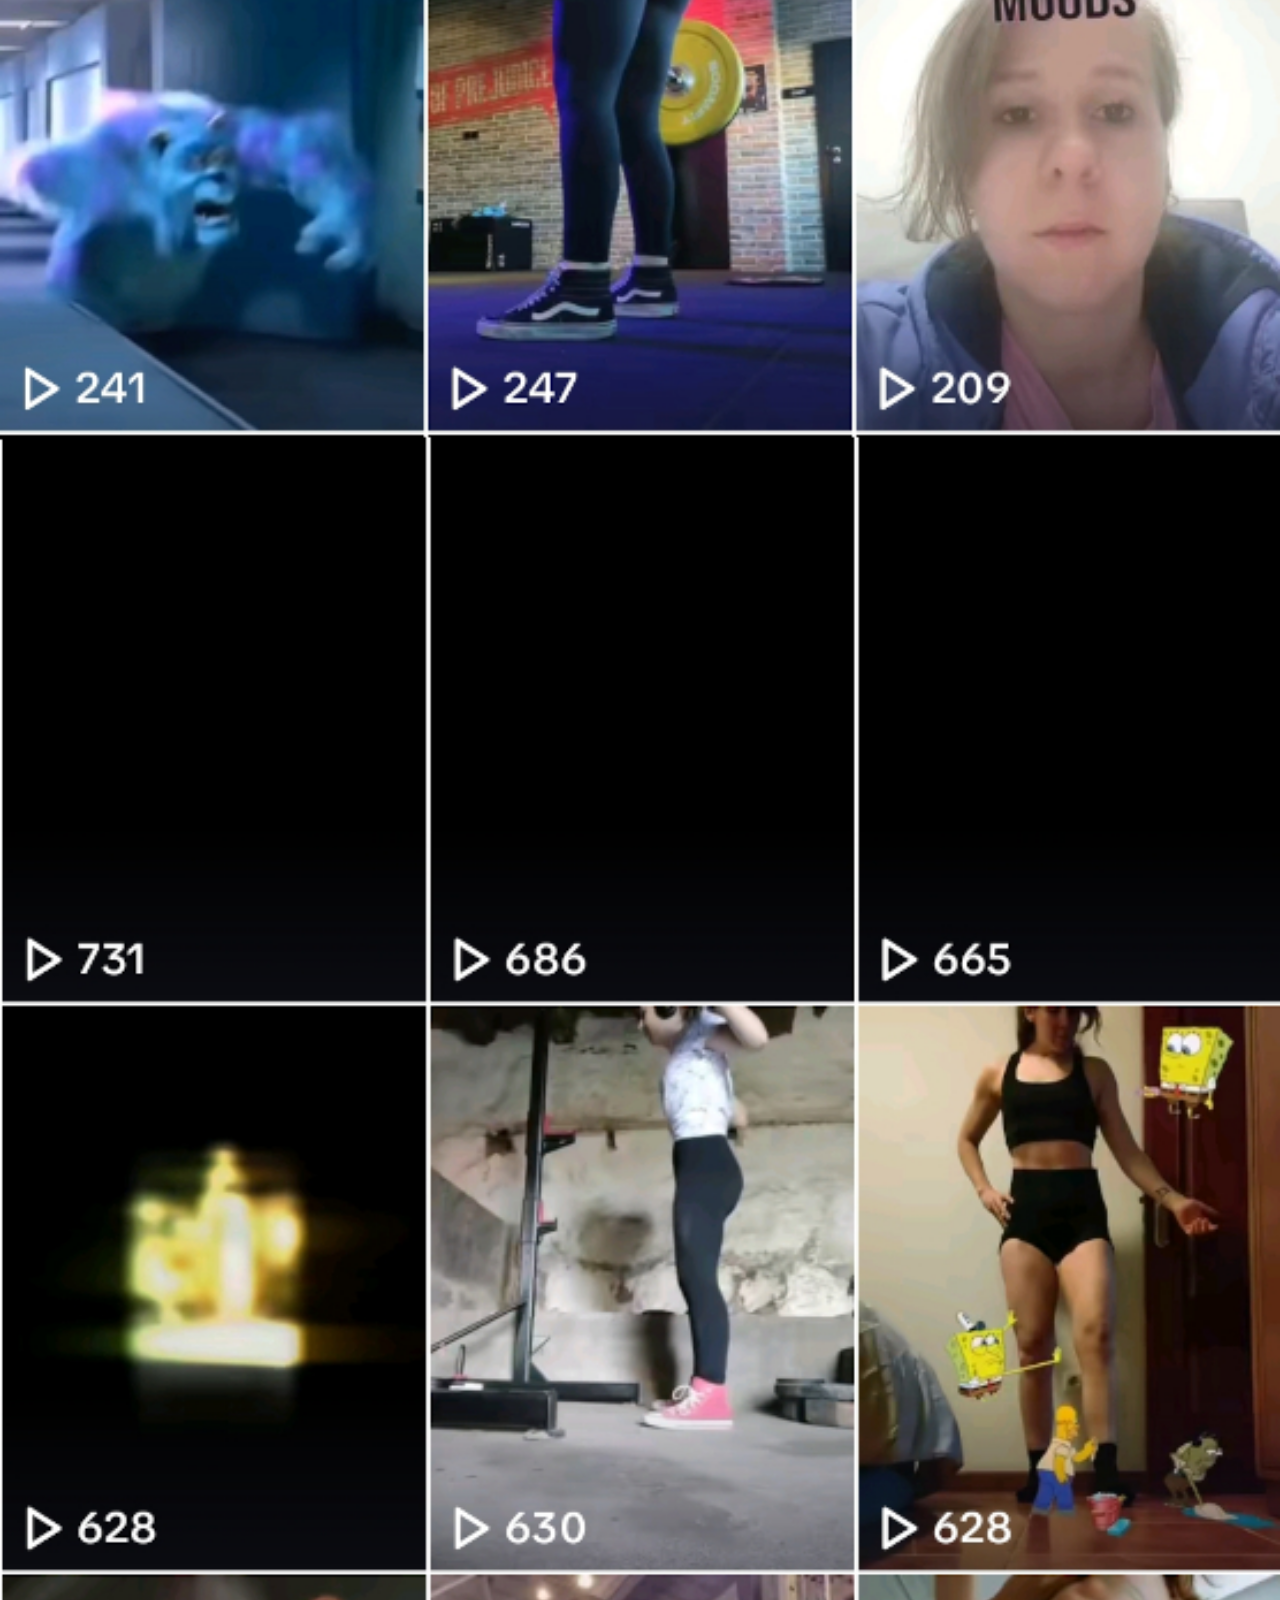
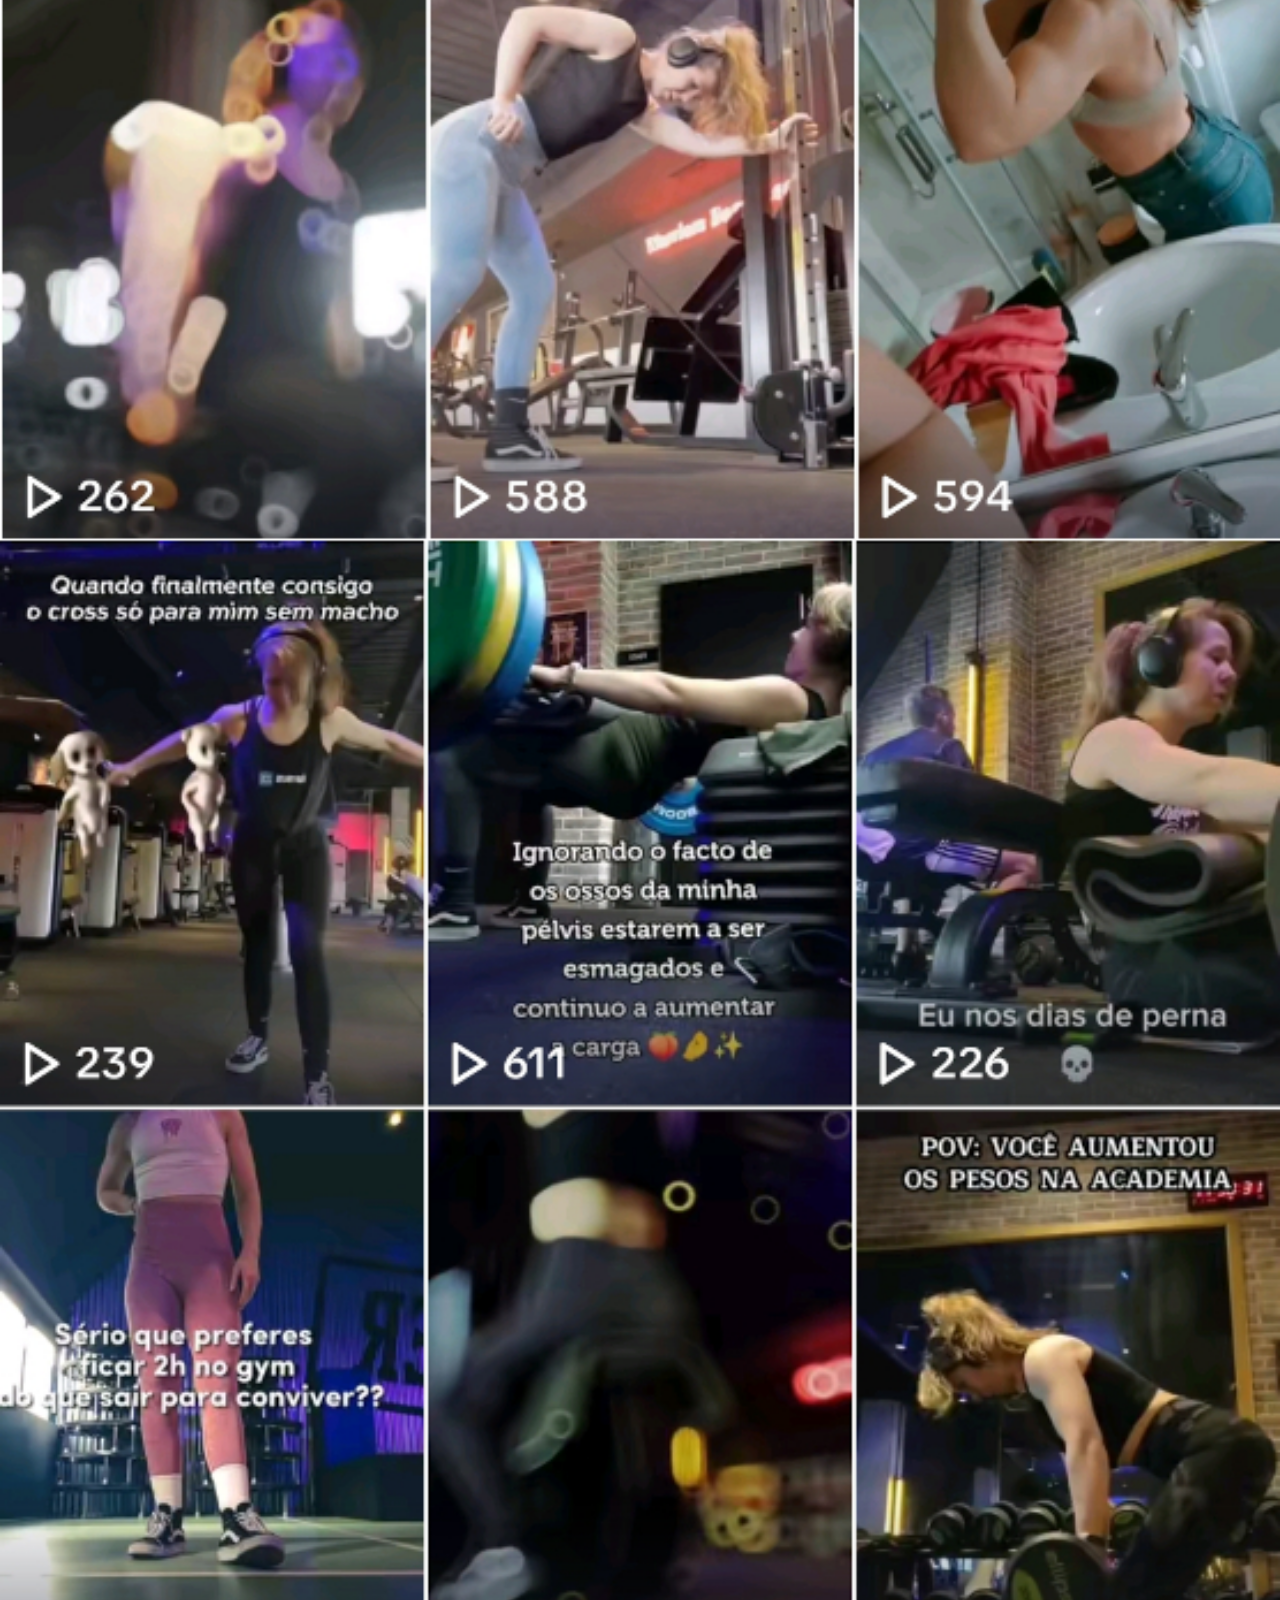
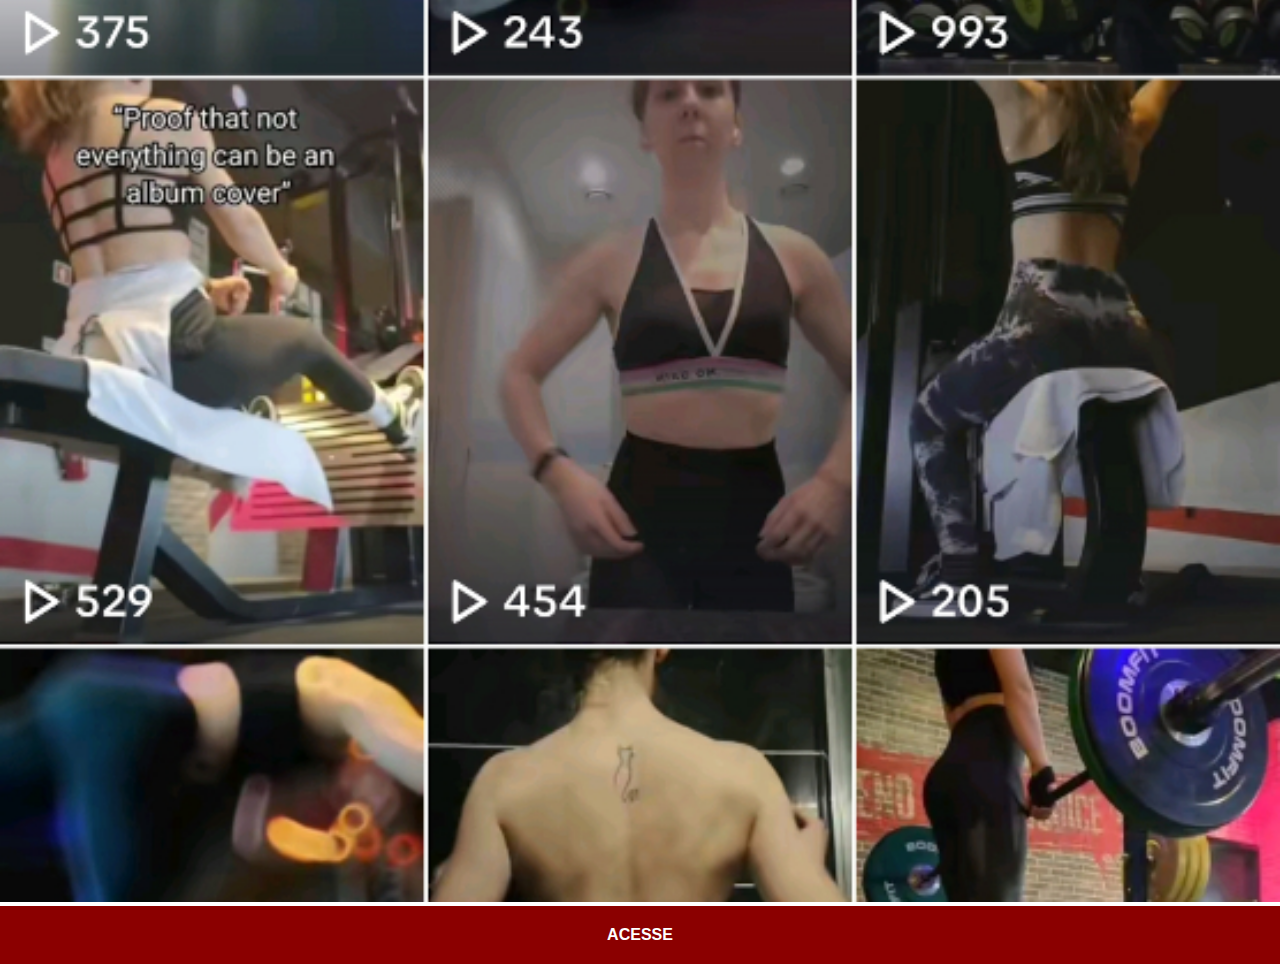
<file: tiktok.html>
<!DOCTYPE html>
<html lang="pt">
<head>
    <meta charset="UTF-8">
    <meta name="viewport" content="width=device-width, initial-scale=1.0">
    <title>Document</title>
    <link rel="stylesheet" href="estilos/social.css">
</head>
<body>
    <img src="imagens/mira-tiktok.jpg" alt="tiktok">
    <a href="https://www.tiktok.com/@mira.rocha" target="_blank">ACESSE</a>
</body>
</html>
</file>
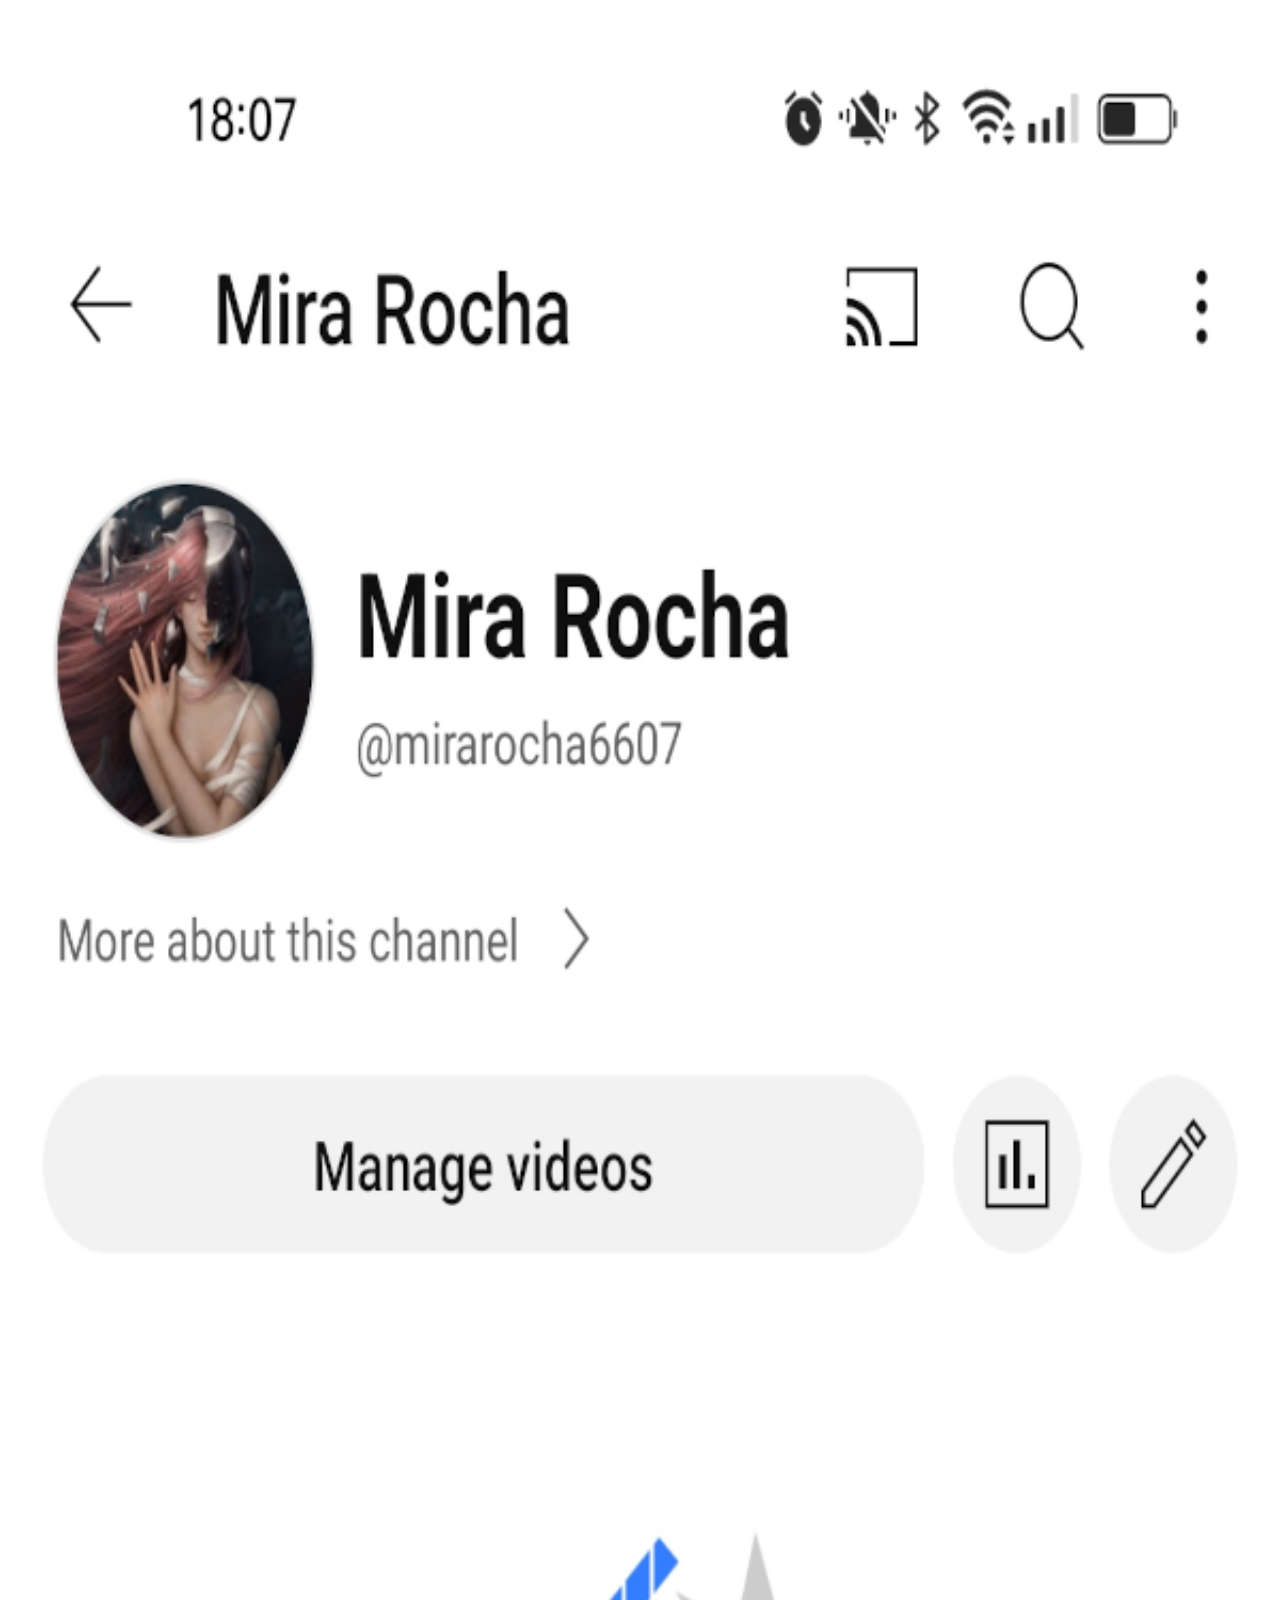
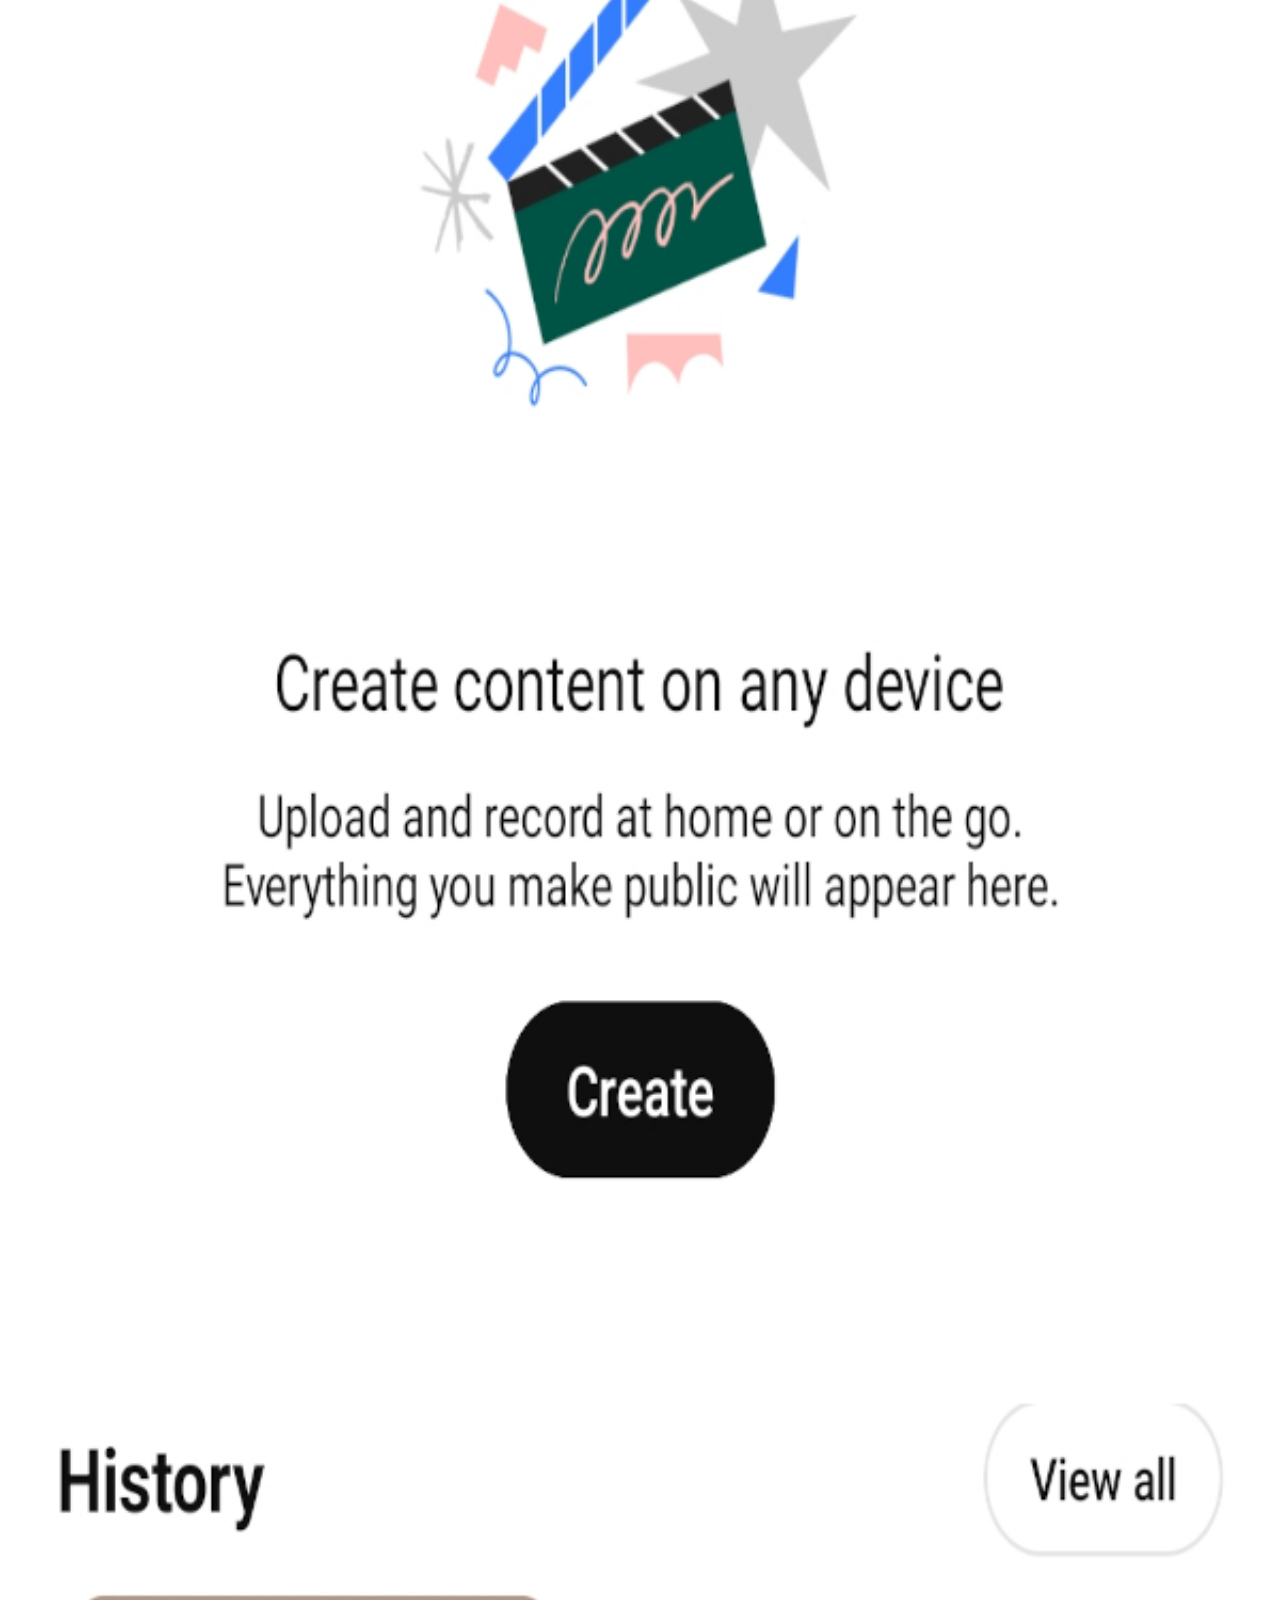
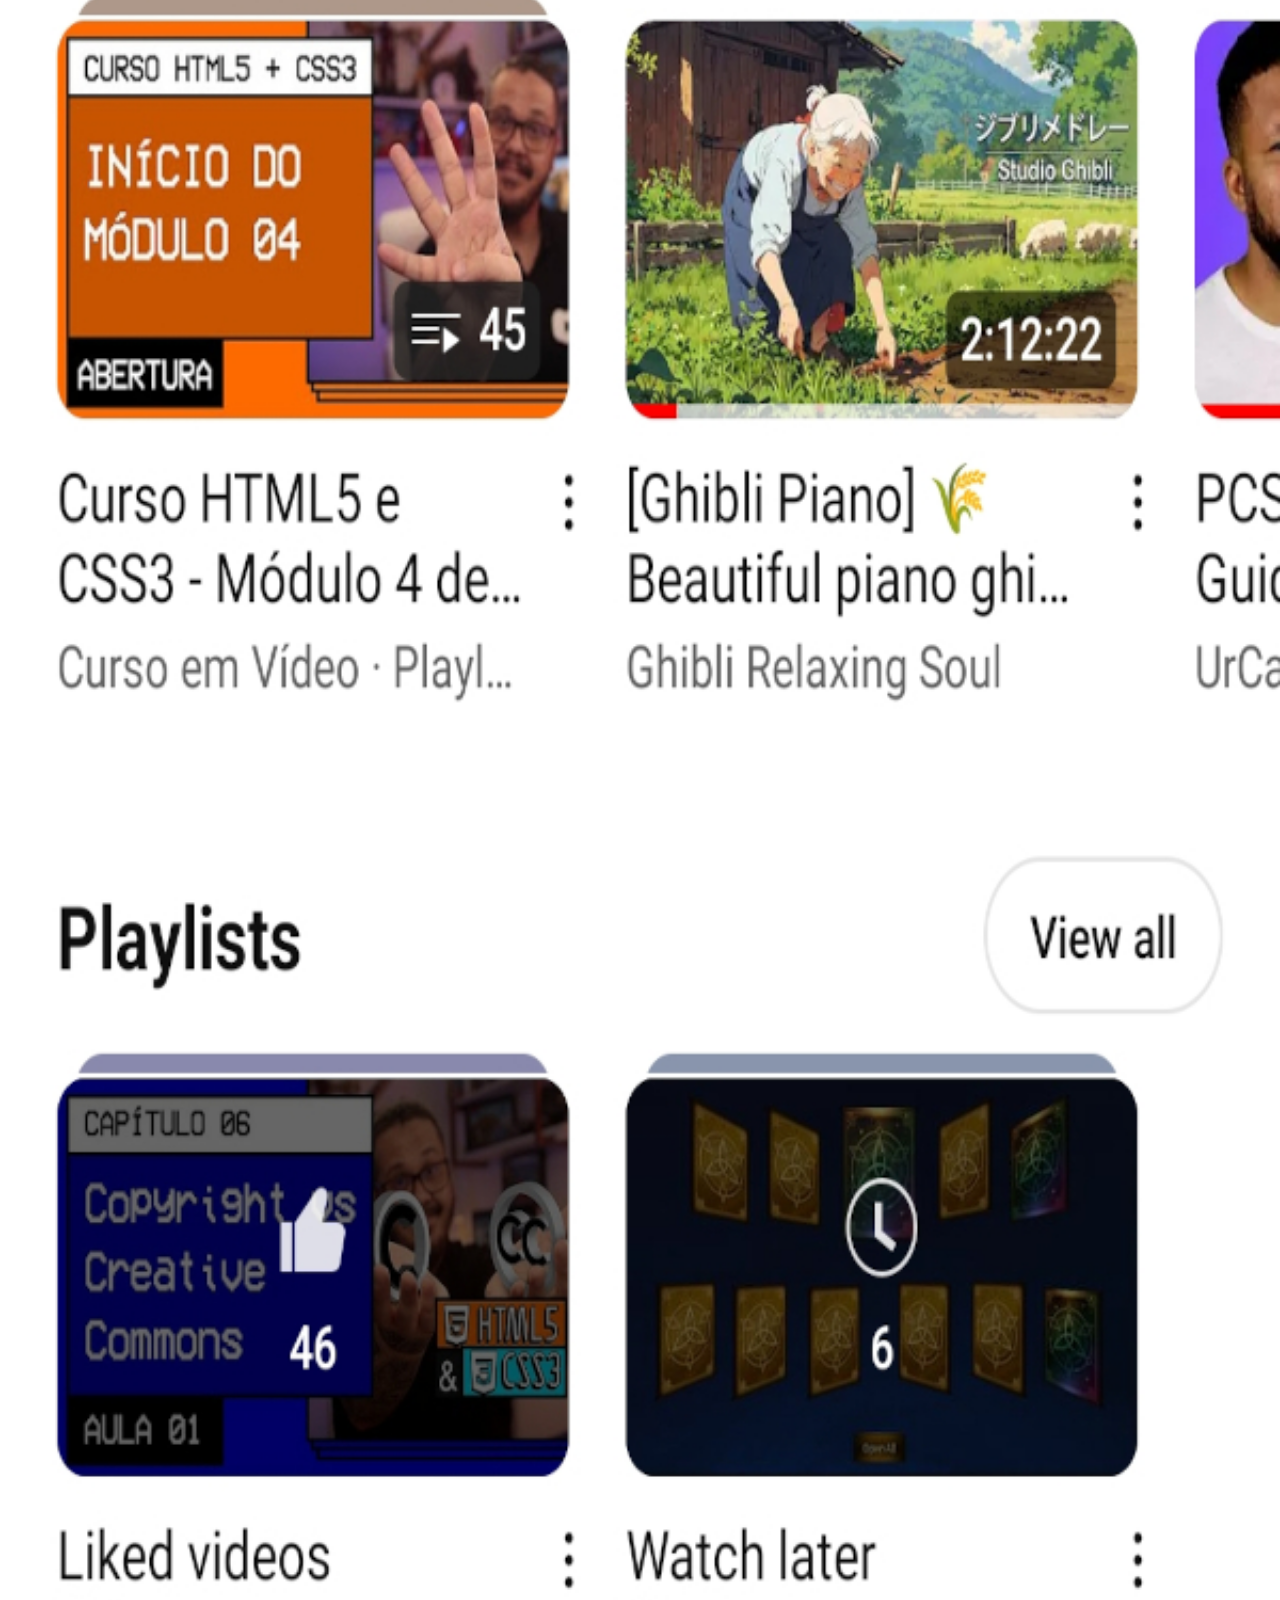
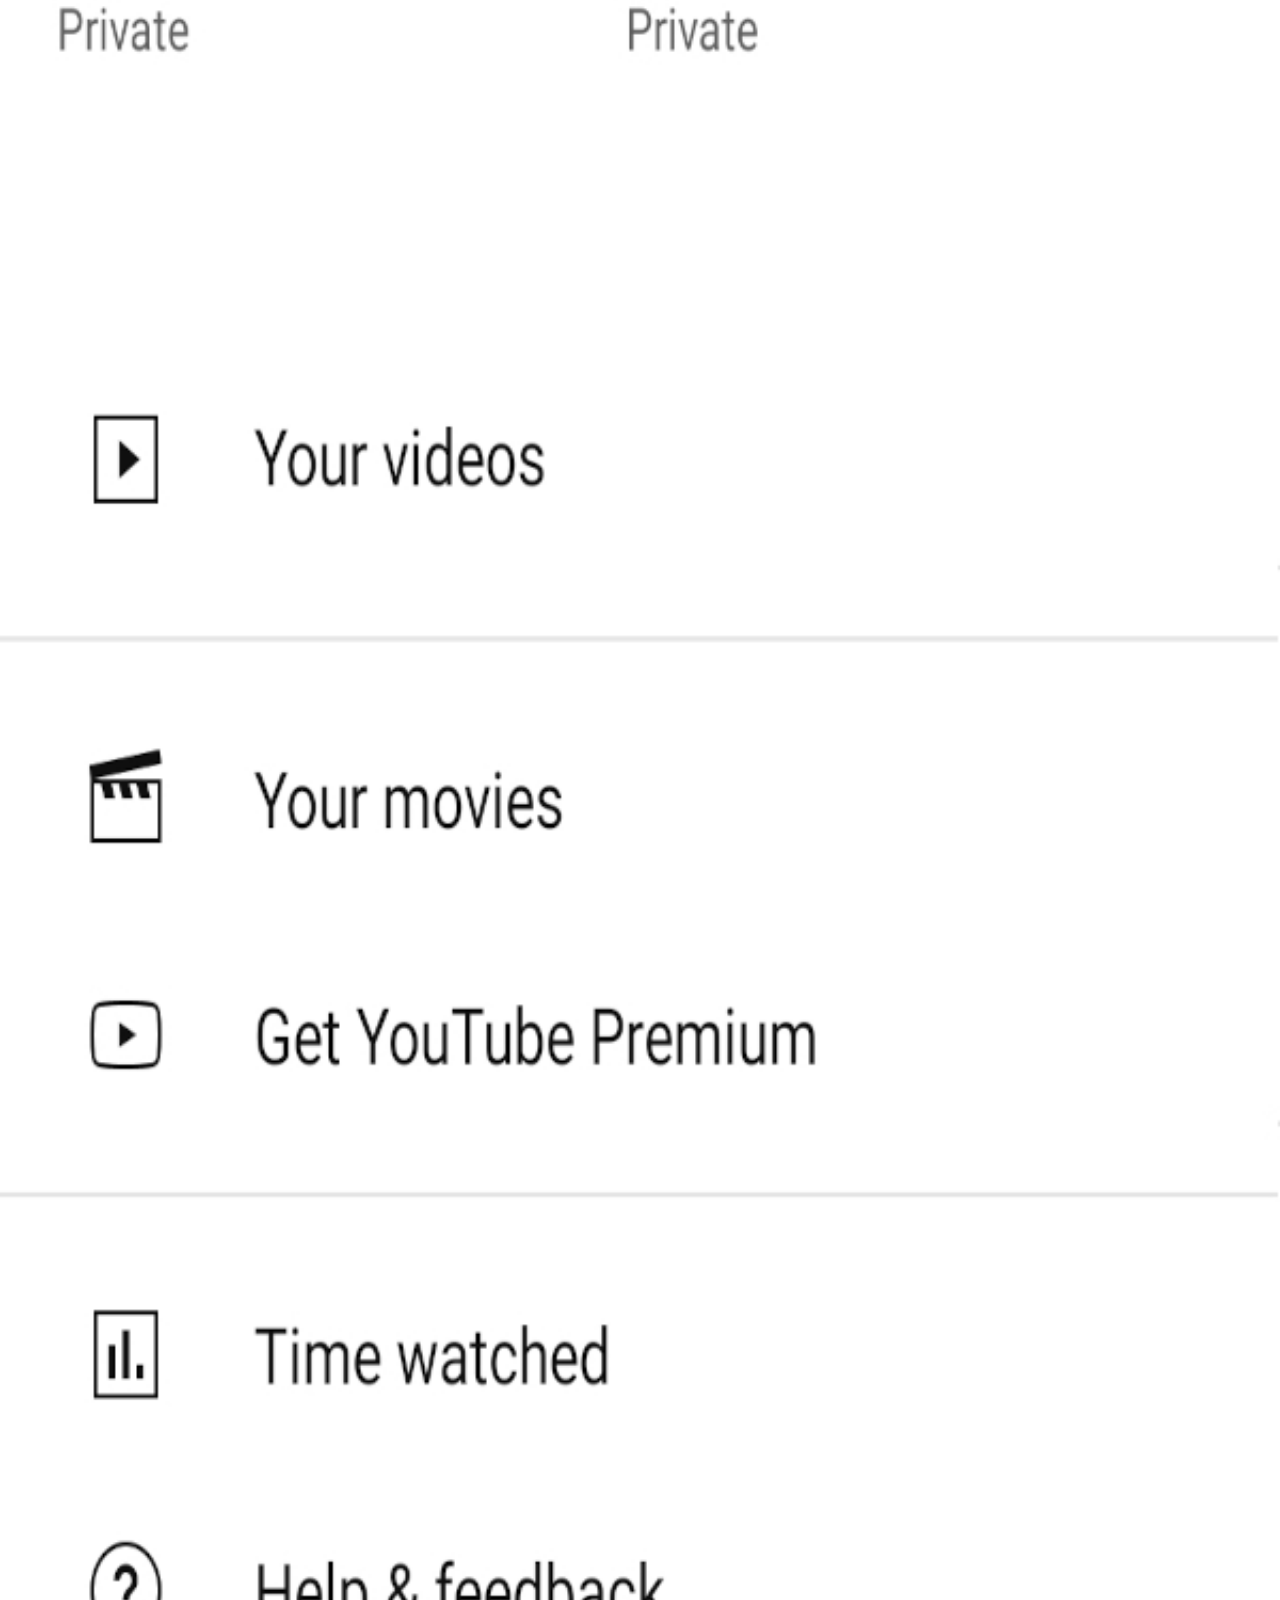
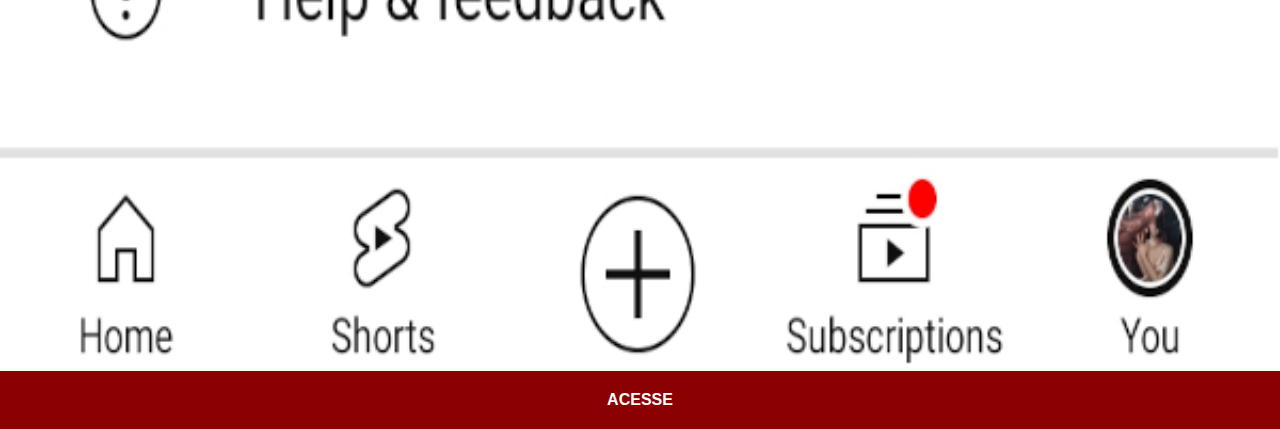
<file: youtube.html>
<!DOCTYPE html>
<html lang="pt">
<head>
    <meta charset="UTF-8">
    <meta name="viewport" content="width=device-width, initial-scale=1.0">
    <title>Youtube</title>
    <link rel="stylesheet" href="estilos/social.css">

</head>
<body>
    <img src="imagens/mira-youtube.jpg" alt="Youtube">
    <a href="https://www.youtube.com/channel/UCEuMRh-ji2HuckpTGjeyuhg" target="_blank"> ACESSE</a>
</body>
</html>
</file>
<file: estilos/style.css>
@charset "UTF-8";

* {
    margin: 0px;
    padding: 0px;
    font-family: Arial, Helvetica, sans-serif;
}

html, body {
    height: 100vh;
    width: 100vw;
    background-color: black;
}

body {
    background-position: 100%; 
    background-size: cover;
    background-attachment: fixed;

}

main {
    height: 100vh;
    position: relative;
}

section#telemovel {
    position: absolute;
    top: 50%;
    left: 50%;
    transform: translate(-50%, -50%);

    height: 627px;
    width: 311px;
    background: url('../imagens/frame-iphone.png') no-repeat;
}

iframe#tela {
    position: relative;
    top: 80px;
    left: 22px;
    width: 267px;
    height: 471px;
}


section#redes-sociais {
    float: right;
}

section#redes-sociais img {
    display: block;
    width: 50px;
    margin: 10px;
    border-radius: 50%;
    box-shadow: 2px 2px 5px rgba(0, 0, 0, 0.400);
    box-sizing: border-box;
    transition-duration: 0.3s;
    opacity: 80%;
}

section#redes-sociais img:hover {
    opacity: 100%;
    border: 2px solid white;
    transform: scale(1.1) translate(-3px, -3px);
    box-shadow: 5px 5px 10px rgba(0, 0, 0, 0.600)

}
</file>
<file: fundo.css>
@charset "UTF-8";

* {
    margin: 0;
    padding: 0;
    box-sizing: border-box;
}

body {
    min-height: 100vh;
    background-color: #0c192c;
}

.container {
    position: relative;
    width: 100%;
    height: 100vh;
    overflow: hidden;
}

.bolhas {
    position: absolute;
    display: flex;
}

.bolhas span {
    width: 30px;
    height: 30px;
    background: #e5ff00;
    margin:  0 4px;
    border-radius: 50%;
    box-shadow: 0 0 0 10px #e5ff0044, 0 0 50px #e5ff00, 0 0 100px #e5ff00;
    animation: animar calc(115s / var(--i)) linear infinite;
}

@keyframes animar {
    0% {
        transform: translateY(100vh) scale(0);
        
    }
    100% {
        transform: translateY(-10vh) scale(1);

    }
}

.bolhas span:nth-last-of-type(even) {
    background: #2dc3ff;
    box-shadow: 0 0 0 10px #2dc3ff44, 0 0 50px #2dc3ff, 0 0 100px #2dc3ff;

}
</file>
<file: estilos/social.css>
@charset "UTF-8";

* {
    margin: 0px;
    padding: 0px;
    font-family: Arial, Helvetica, sans-serif;
}
::-webkit-scrollbar {
    width: 0px;
    height: 0px;

}

img {
    width: 100vw;    
}

a {
    display: block;
    background-color: darkred;
    color: white;
    padding: 20px;
    text-align: center;
    font-weight: bolder;
    text-decoration: none;
}

a:hover {
    background-color: red;
}
</file>
